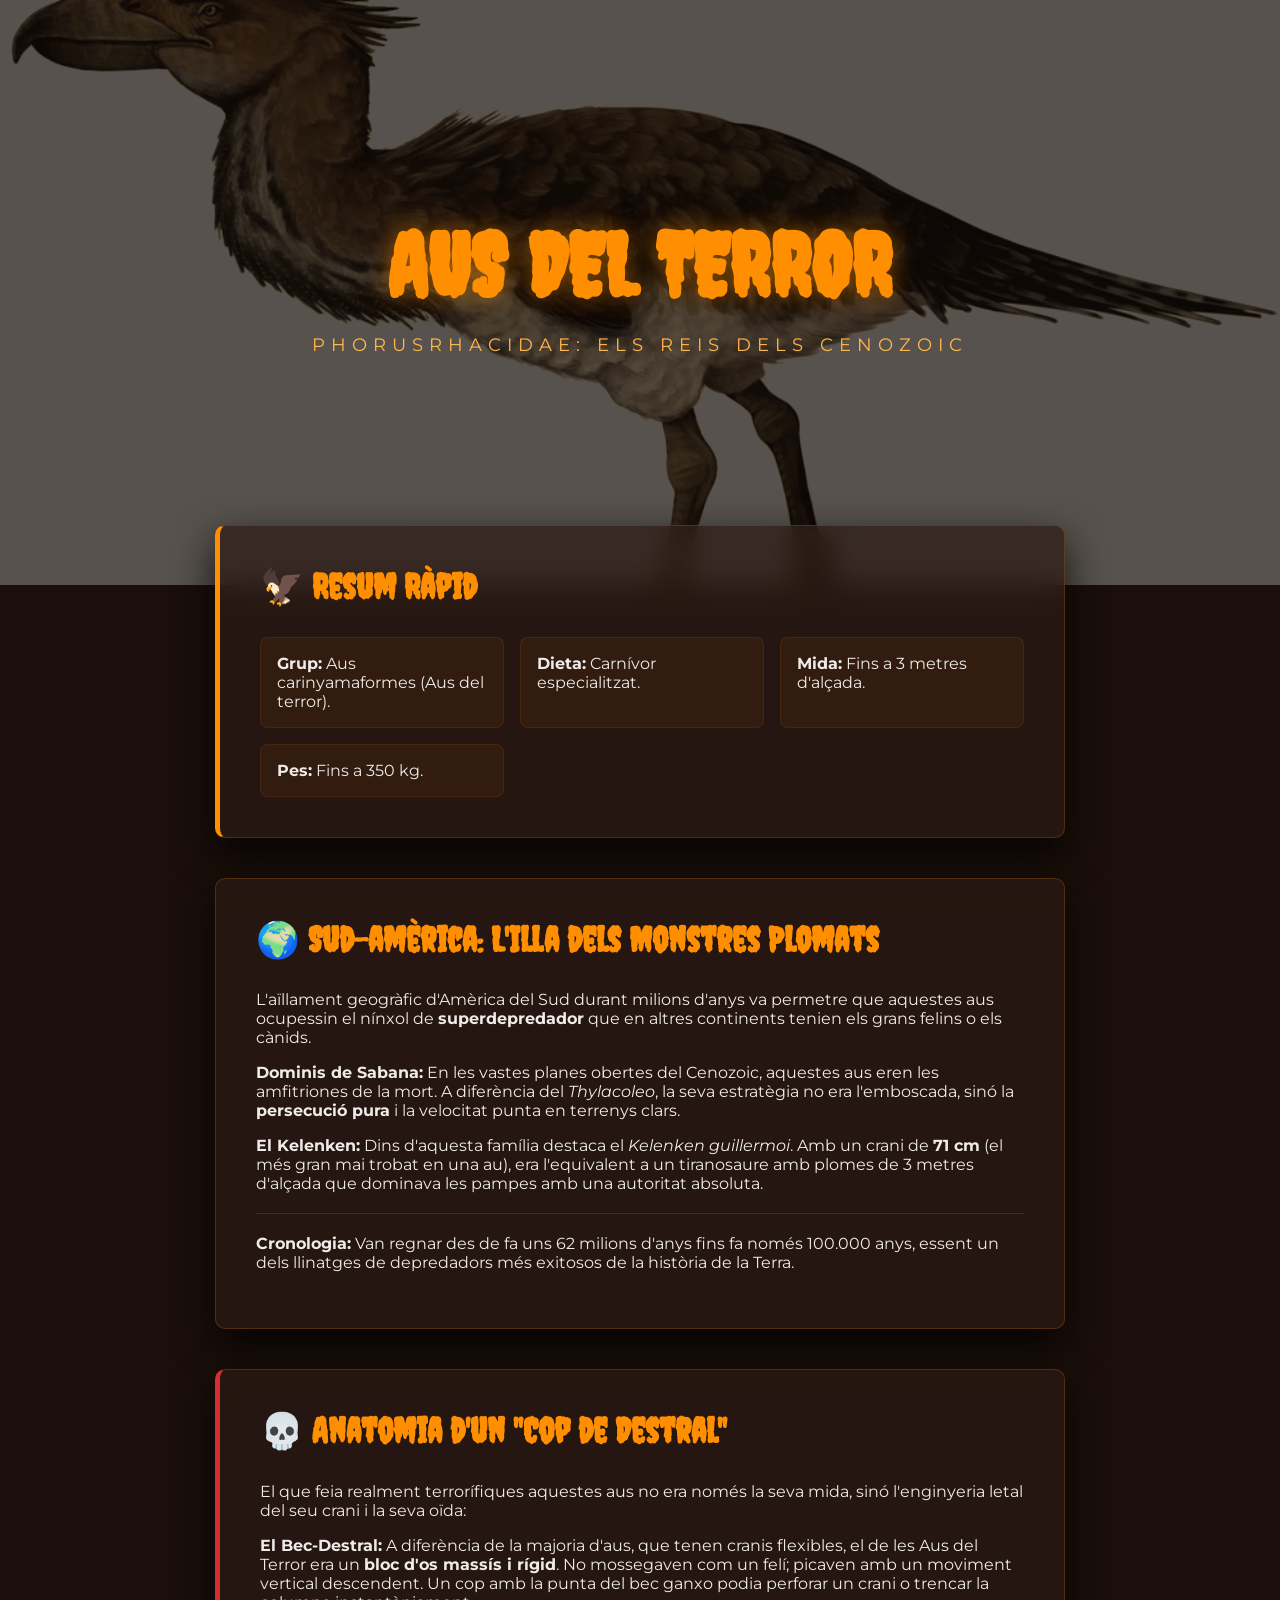
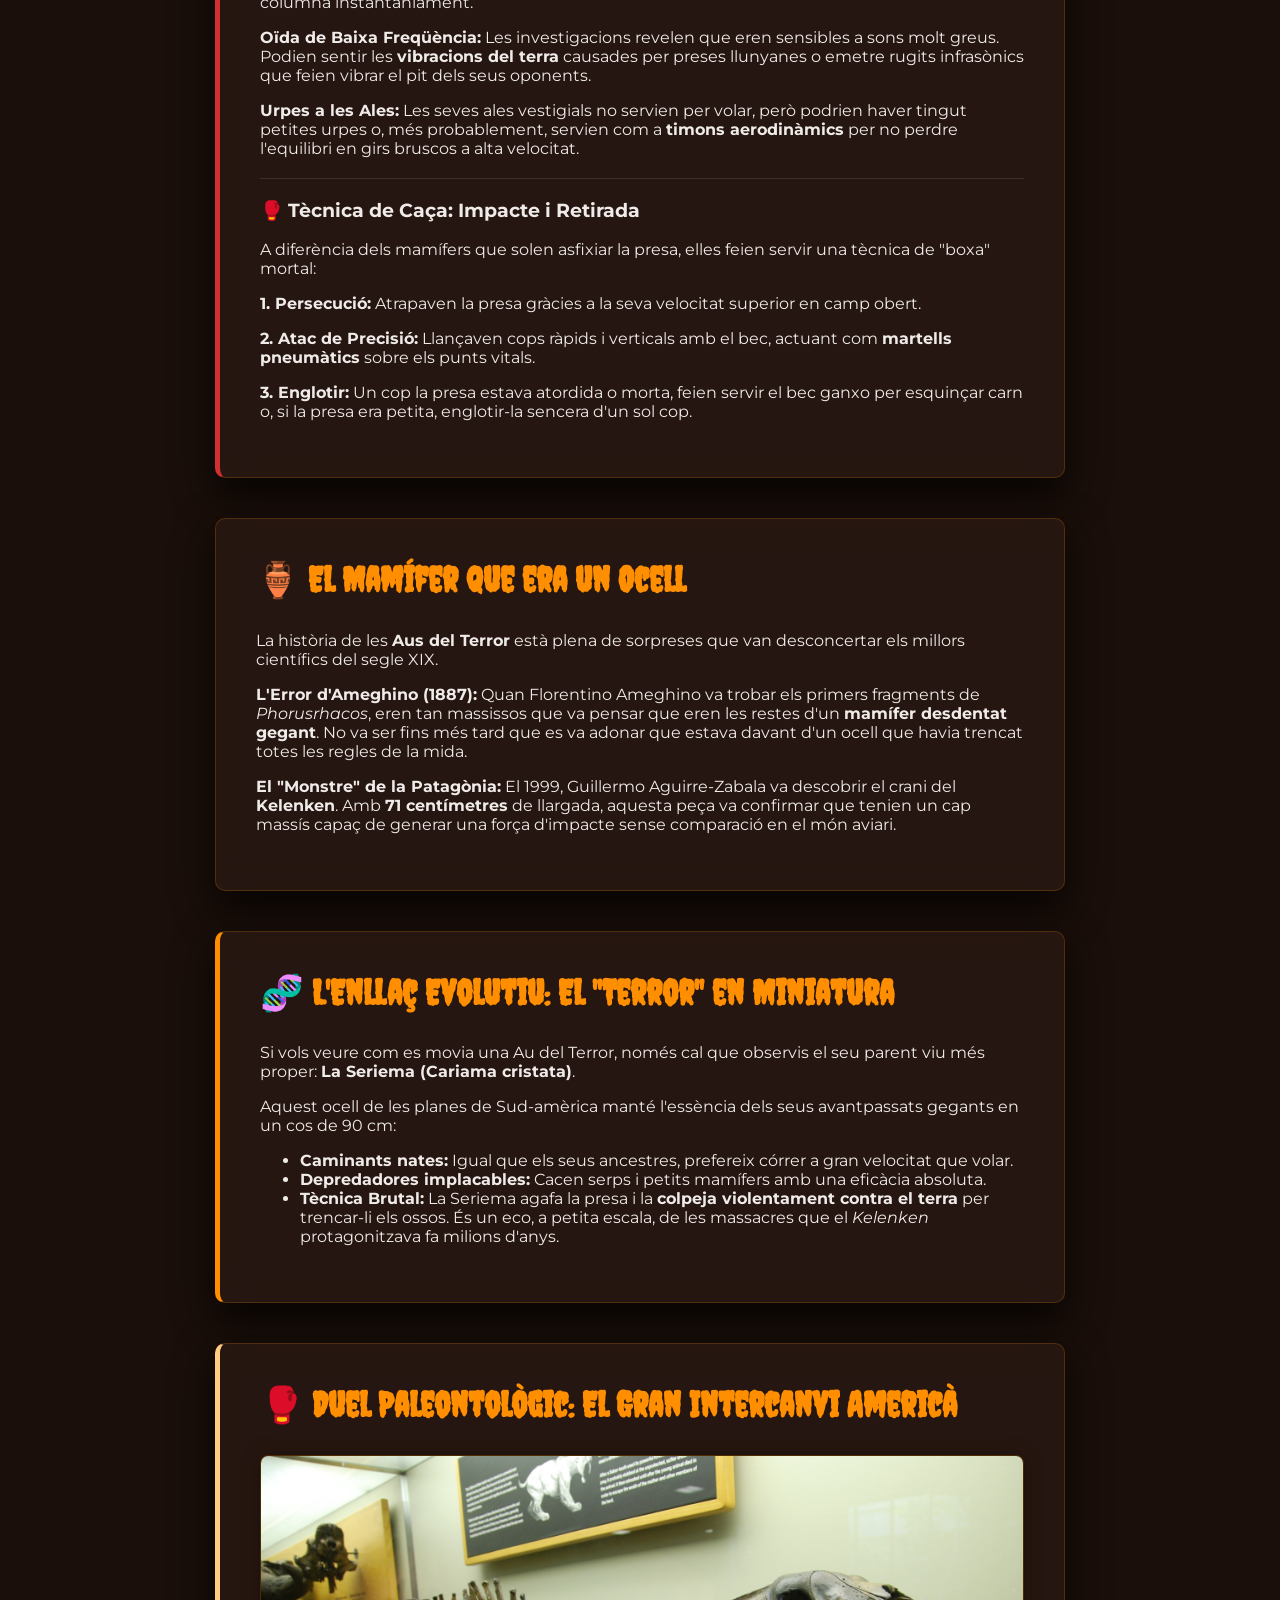
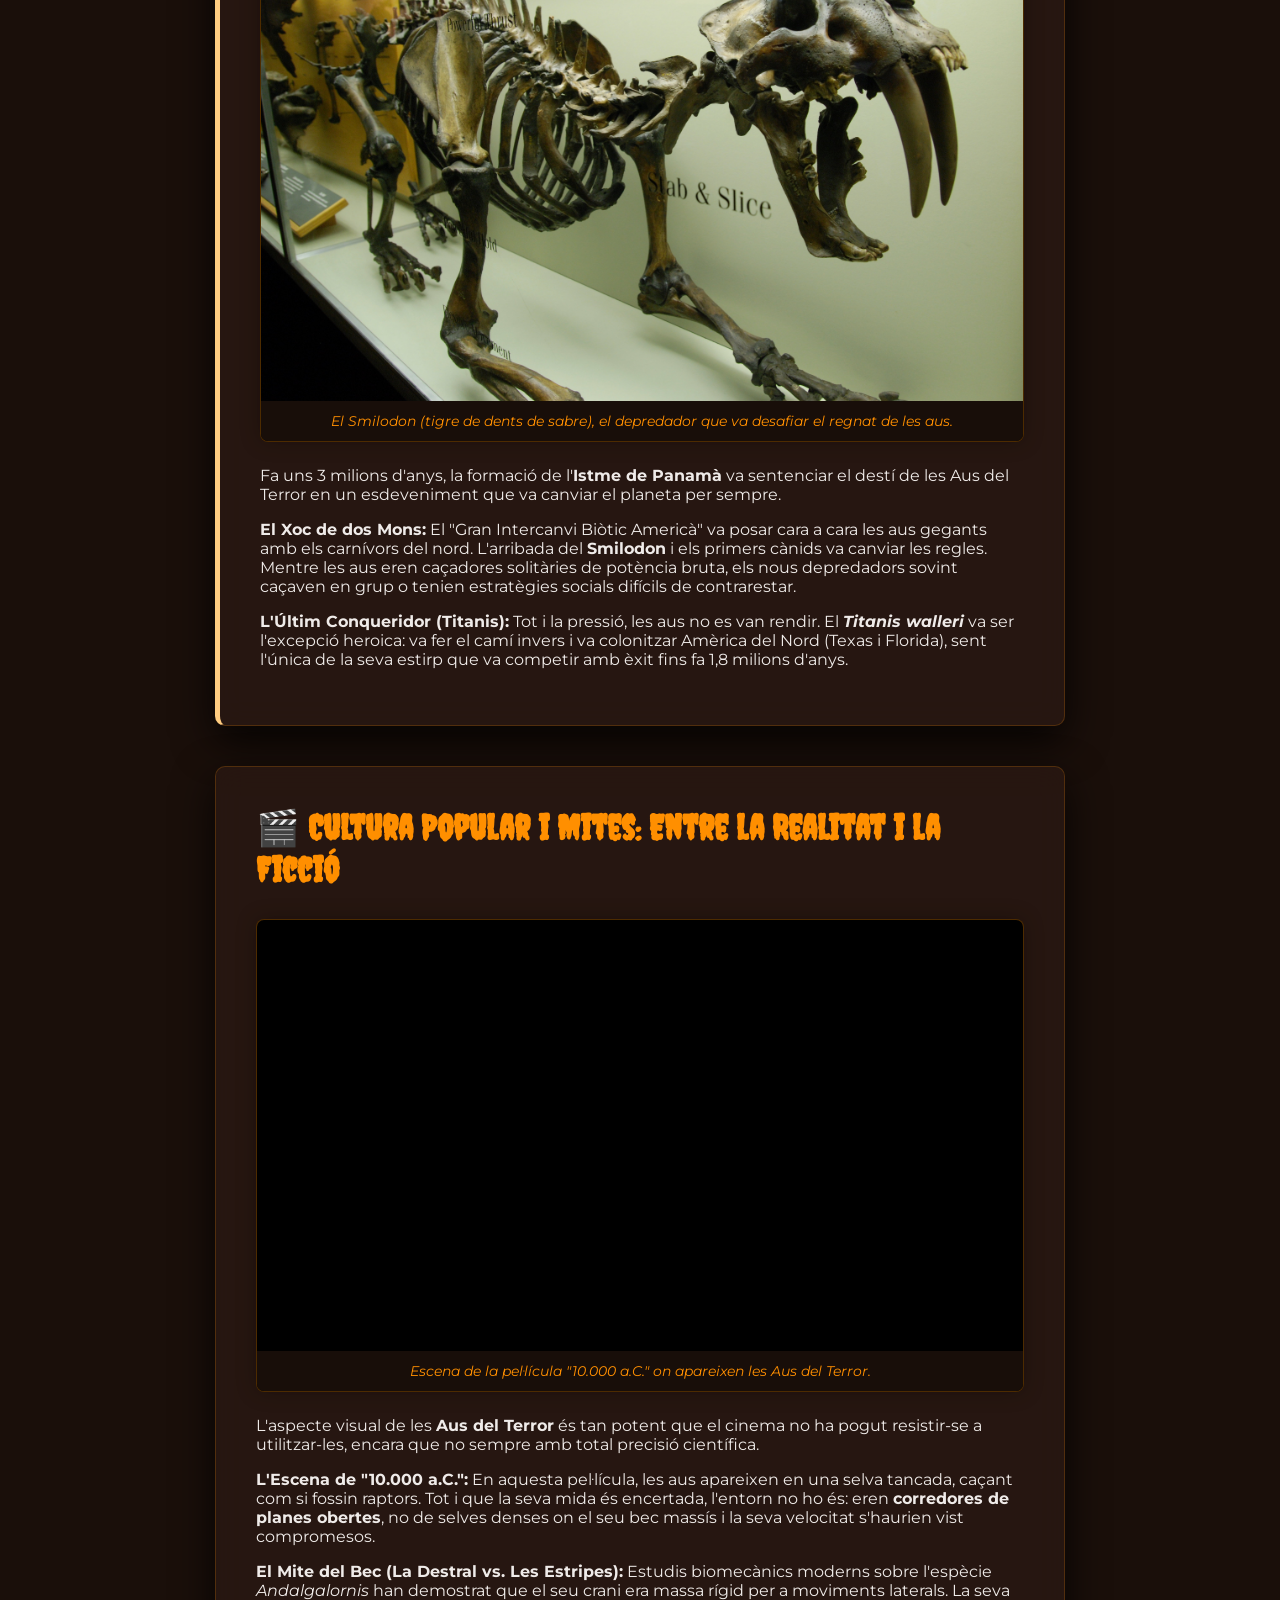
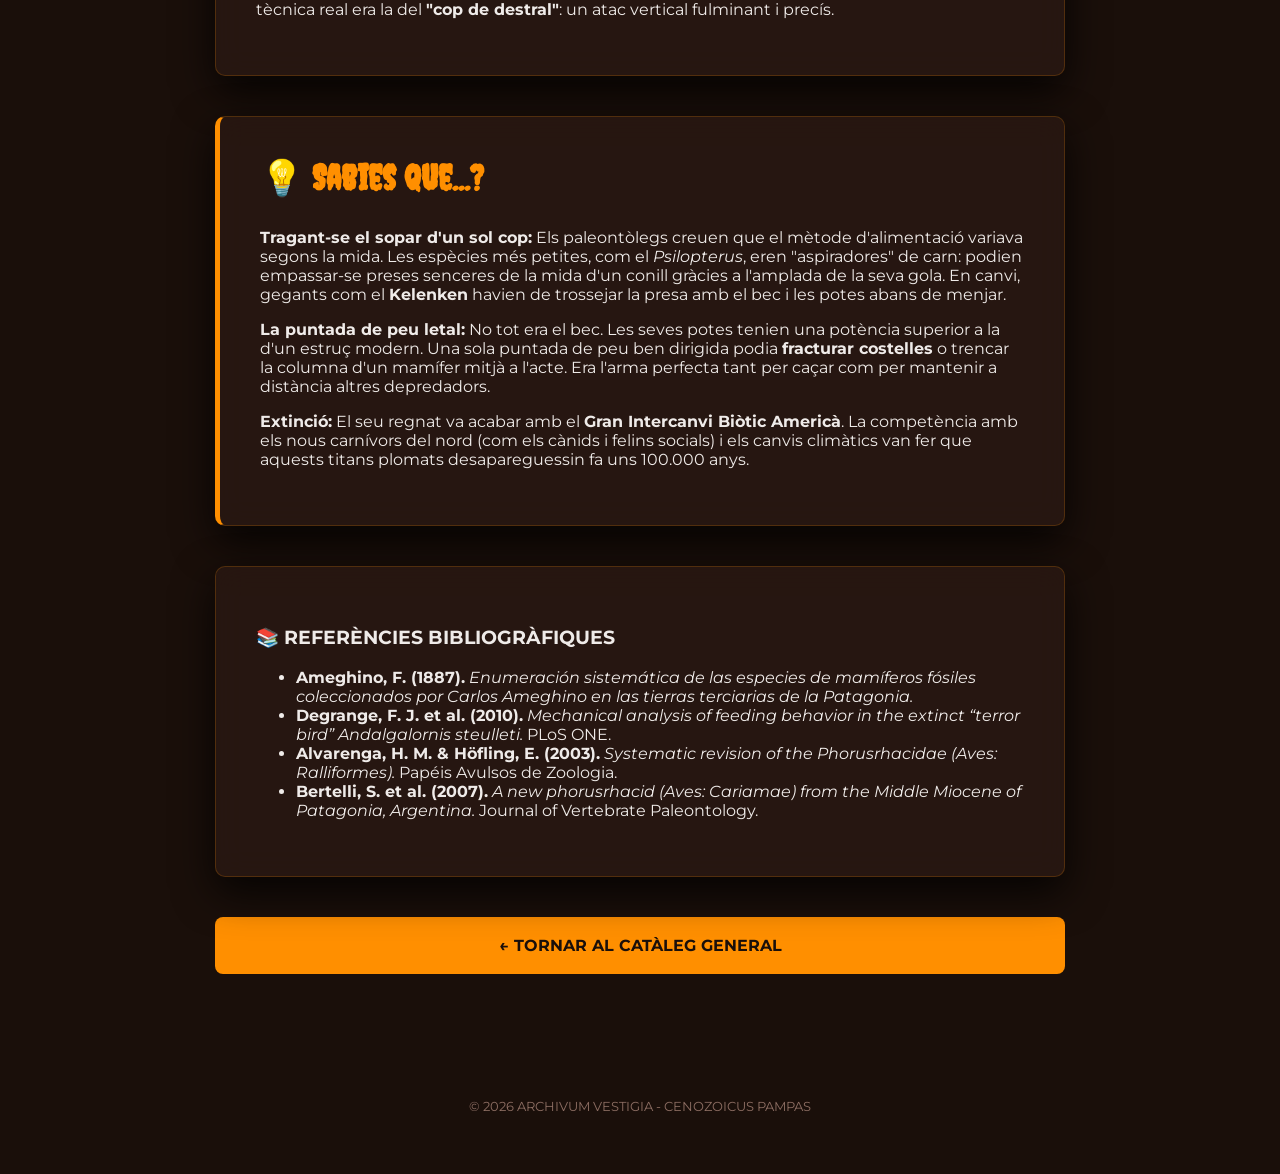
<file: aus-del-terror.html>
<!DOCTYPE html>
<html lang="ca">
<head>
    <meta charset="UTF-8">
    <meta name="viewport" content="width=device-width, initial-scale=1.0">
    <title>Les Aus del Terror: Depredadors Superiors</title>
    <link href="https://fonts.googleapis.com/css2?family=Creepster&family=Montserrat:wght@300;400;700&display=swap" rel="stylesheet">
    <link rel="stylesheet" href="CSS/style-aus-terror.css">
</head>
<body>

    <header class="main-header">
        <div class="header-bg-image">
            <img src="Imagenes/Kelenken_guillermoi_by_Scott_Reid.webp" alt="Pampas Prehistòriques">
        </div>
        <div class="header-overlay">
            <h1>AUS DEL TERROR</h1>
            <p class="subtitle">PHORUSRHACIDAE: ELS REIS DELS CENOZOIC</p>
        </div>
    </header>

    <main class="container">
        
        <section class="formal-card highlight-card">
            <h2><span class="icon">🦅</span> Resum Ràpid</h2>
            <div class="grid-stats">
                <div class="stat-item"><strong>Grup:</strong> Aus carinyamaformes (Aus del terror).</div>
                <div class="stat-item"><strong>Dieta:</strong> Carnívor especialitzat.</div>
                <div class="stat-item"><strong>Mida:</strong> Fins a 3 metres d'alçada.</div>
                <div class="stat-item"><strong>Pes:</strong> Fins a 350 kg.</div>
            </div>
        </section>

       <section class="formal-card">
    <h2><span class="icon">🌍</span> Sud-amèrica: L'Illa dels Monstres Plomats</h2>
    <div class="card-content">
        <p>L'aïllament geogràfic d'Amèrica del Sud durant milions d'anys va permetre que aquestes aus ocupessin el nínxol de <strong>superdepredador</strong> que en altres continents tenien els grans felins o els cànids.</p>
        
        <p><strong>Dominis de Sabana:</strong> En les vastes planes obertes del Cenozoic, aquestes aus eren les amfitriones de la mort. A diferència del <em>Thylacoleo</em>, la seva estratègia no era l'emboscada, sinó la <strong>persecució pura</strong> i la velocitat punta en terrenys clars.</p>

        <p><strong>El Kelenken:</strong> Dins d'aquesta família destaca el <em>Kelenken guillermoi</em>. Amb un crani de <strong>71 cm</strong> (el més gran mai trobat en una au), era l'equivalent a un tiranosaure amb plomes de 3 metres d'alçada que dominava les pampes amb una autoritat absoluta.</p>
        
        <hr style="border: 0; border-top: 1px solid rgba(255,255,255,0.1); margin: 20px 0;">
        
        <p><strong>Cronologia:</strong> Van regnar des de fa uns 62 milions d'anys fins fa només 100.000 anys, essent un dels llinatges de depredadors més exitosos de la història de la Terra.</p>
    </div>
</section>

        <section class="formal-card danger-card">
    <h2><span class="icon">💀</span> Anatomia d'un "Cop de Destral"</h2>
    <div class="card-content">
        <p>El que feia realment terrorífiques aquestes aus no era només la seva mida, sinó l'enginyeria letal del seu crani i la seva oïda:</p>
        
        <p><strong>El Bec-Destral:</strong> A diferència de la majoria d'aus, que tenen cranis flexibles, el de les Aus del Terror era un <strong>bloc d'os massís i rígid</strong>. No mossegaven com un felí; picaven amb un moviment vertical descendent. Un cop amb la punta del bec ganxo podia perforar un crani o trencar la columna instantàniament.</p>

        <p><strong>Oïda de Baixa Freqüència:</strong> Les investigacions revelen que eren sensibles a sons molt greus. Podien sentir les <strong>vibracions del terra</strong> causades per preses llunyanes o emetre rugits infrasònics que feien vibrar el pit dels seus oponents.</p>

        <p><strong>Urpes a les Ales:</strong> Les seves ales vestigials no servien per volar, però podrien haver tingut petites urpes o, més probablement, servien com a <strong>timons aerodinàmics</strong> per no perdre l'equilibri en girs bruscos a alta velocitat.</p>

        <hr style="border: 0; border-top: 1px solid rgba(255,255,255,0.1); margin: 20px 0;">

        <h3>🥊 Tècnica de Caça: Impacte i Retirada</h3>
        <p>A diferència dels mamífers que solen asfixiar la presa, elles feien servir una tècnica de "boxa" mortal:</p>
        
        <p><strong>1. Persecució:</strong> Atrapaven la presa gràcies a la seva velocitat superior en camp obert.</p>
        <p><strong>2. Atac de Precisió:</strong> Llançaven cops ràpids i verticals amb el bec, actuant com <strong>martells pneumàtics</strong> sobre els punts vitals.</p>
        <p><strong>3. Englotir:</strong> Un cop la presa estava atordida o morta, feien servir el bec ganxo per esquinçar carn o, si la presa era petita, englotir-la sencera d'un sol cop.</p>
    </div>
</section>

<section class="formal-card">
    <h2><span class="icon">🏺</span> El Mamífer que era un Ocell</h2>
    <div class="card-content">
        <p>La història de les <strong>Aus del Terror</strong> està plena de sorpreses que van desconcertar els millors científics del segle XIX.</p>
        
        <p><strong>L'Error d'Ameghino (1887):</strong> Quan Florentino Ameghino va trobar els primers fragments de <em>Phorusrhacos</em>, eren tan massissos que va pensar que eren les restes d'un <strong>mamífer desdentat gegant</strong>. No va ser fins més tard que es va adonar que estava davant d'un ocell que havia trencat totes les regles de la mida.</p>

        <p><strong>El "Monstre" de la Patagònia:</strong> El 1999, Guillermo Aguirre-Zabala va descobrir el crani del <strong>Kelenken</strong>. Amb <strong>71 centímetres</strong> de llargada, aquesta peça va confirmar que tenien un cap massís capaç de generar una força d'impacte sense comparació en el món aviari.</p>
    </div>
</section>

<section class="formal-card highlight-card">
    <h2><span class="icon">🧬</span> L'Enllaç Evolutiu: El "Terror" en Miniatura</h2>
    <div class="card-content">
        <p>Si vols veure com es movia una Au del Terror, només cal que observis el seu parent viu més proper: <strong>La Seriema (Cariama cristata)</strong>.</p>
        
        <p>Aquest ocell de les planes de Sud-amèrica manté l'essència dels seus avantpassats gegants en un cos de 90 cm:</p>
        
        <ul>
            <li><strong>Caminants nates:</strong> Igual que els seus ancestres, prefereix córrer a gran velocitat que volar.</li>
            <li><strong>Depredadores implacables:</strong> Cacen serps i petits mamífers amb una eficàcia absoluta.</li>
            <li><strong>Tècnica Brutal:</strong> La Seriema agafa la presa i la <strong>colpeja violentament contra el terra</strong> per trencar-li els ossos. És un eco, a petita escala, de les massacres que el <em>Kelenken</em> protagonitzava fa milions d'anys.</li>
        </ul>
    </div>
</section>

        <section class="formal-card alert-card">
    <h2><span class="icon">🥊</span> Duel Paleontològic: El Gran Intercanvi Americà</h2>
    <div class="media-container">
        <img src="Imagenes/Smilodon_californicus_-_Slice_and_stab.jpg" alt="Smilodon" class="media-img">
        <p class="caption">El Smilodon (tigre de dents de sabre), el depredador que va desafiar el regnat de les aus.</p>
    </div>
    <div class="card-content">
        <p>Fa uns 3 milions d'anys, la formació de l'<strong>Istme de Panamà</strong> va sentenciar el destí de les Aus del Terror en un esdeveniment que va canviar el planeta per sempre.</p>
        
        <p><strong>El Xoc de dos Mons:</strong> El "Gran Intercanvi Biòtic Americà" va posar cara a cara les aus gegants amb els carnívors del nord. L'arribada del <strong>Smilodon</strong> i els primers cànids va canviar les regles. Mentre les aus eren caçadores solitàries de potència bruta, els nous depredadors sovint caçaven en grup o tenien estratègies socials difícils de contrarestar.</p>

        <p><strong>L'Últim Conqueridor (Titanis):</strong> Tot i la pressió, les aus no es van rendir. El <strong><em>Titanis walleri</em></strong> va ser l'excepció heroica: va fer el camí invers i va colonitzar Amèrica del Nord (Texas i Florida), sent l'única de la seva estirp que va competir amb èxit fins fa 1,8 milions d'anys.</p>
    </div>
</section>

     <section class="formal-card movie-card">
    <h2><span class="icon">🎬</span> Cultura Popular i Mites: Entre la Realitat i la Ficció</h2>
    <div class="media-container">
        <div class="video-wrapper">
            <iframe 
                width="100%" 
                height="315" 
                src="https://www.youtube.com/embed/k3yUlJtCkJg" 
                title="Terror Bird Attack - 10,000 BC"
                frameborder="0" 
                allow="accelerometer; autoplay; clipboard-write; encrypted-media; gyroscope; picture-in-picture; web-share" 
                allowfullscreen>
            </iframe>
        </div>
        <p class="caption">Escena de la pel·lícula "10.000 a.C." on apareixen les Aus del Terror.</p>
    </div>
    <div class="card-content">
        <p>L'aspecte visual de les <strong>Aus del Terror</strong> és tan potent que el cinema no ha pogut resistir-se a utilitzar-les, encara que no sempre amb total precisió científica.</p>
        
        <p><strong>L'Escena de "10.000 a.C.":</strong> En aquesta pel·lícula, les aus apareixen en una selva tancada, caçant com si fossin raptors. Tot i que la seva mida és encertada, l'entorn no ho és: eren <strong>corredores de planes obertes</strong>, no de selves denses on el seu bec massís i la seva velocitat s'haurien vist compromesos.</p>

        <p><strong>El Mite del Bec (La Destral vs. Les Estripes):</strong> Estudis biomecànics moderns sobre l'espècie <em>Andalgalornis</em> han demostrat que el seu crani era massa rígid per a moviments laterals. La seva tècnica real era la del <strong>"cop de destral"</strong>: un atac vertical fulminant i precís.</p>
    </div>
</section>

        <section class="formal-card highlight-card">
    <h2><span class="icon">💡</span> Sabies que...?</h2>
    <div class="card-content">
        <p><strong>Tragant-se el sopar d'un sol cop:</strong> Els paleontòlegs creuen que el mètode d'alimentació variava segons la mida. Les espècies més petites, com el <em>Psilopterus</em>, eren "aspiradores" de carn: podien empassar-se preses senceres de la mida d'un conill gràcies a l'amplada de la seva gola. En canvi, gegants com el <strong>Kelenken</strong> havien de trossejar la presa amb el bec i les potes abans de menjar.</p>
        
        <p><strong>La puntada de peu letal:</strong> No tot era el bec. Les seves potes tenien una potència superior a la d'un estruç modern. Una sola puntada de peu ben dirigida podia <strong>fracturar costelles</strong> o trencar la columna d'un mamífer mitjà a l'acte. Era l'arma perfecta tant per caçar com per mantenir a distància altres depredadors.</p>

        <p><strong>Extinció:</strong> El seu regnat va acabar amb el <strong>Gran Intercanvi Biòtic Americà</strong>. La competència amb els nous carnívors del nord (com els cànids i felins socials) i els canvis climàtics van fer que aquests titans plomats desapareguessin fa uns 100.000 anys.</p>
    </div>
</section>

<section class="info-box formal-card bibliography-section">
    <h3 class="creepster-title">📚 REFERÈNCIES BIBLIOGRÀFIQUES</h3>
    <ul class="biblio-list">
        <li><strong>Ameghino, F. (1887).</strong> <em>Enumeración sistemática de las especies de mamíferos fósiles coleccionados por Carlos Ameghino en las tierras terciarias de la Patagonia.</em></li>
        <li><strong>Degrange, F. J. et al. (2010).</strong> <em>Mechanical analysis of feeding behavior in the extinct “terror bird” Andalgalornis steulleti.</em> PLoS ONE.</li>
        <li><strong>Alvarenga, H. M. & Höfling, E. (2003).</strong> <em>Systematic revision of the Phorusrhacidae (Aves: Ralliformes).</em> Papéis Avulsos de Zoologia.</li>
        <li><strong>Bertelli, S. et al. (2007).</strong> <em>A new phorusrhacid (Aves: Cariamae) from the Middle Miocene of Patagonia, Argentina.</em> Journal of Vertebrate Paleontology.</li>
    </ul>
</section>

        <a href="index.html" class="back-btn">← TORNAR AL CATÀLEG GENERAL</a>

    </main>

    <footer class="main-footer">
        <p>&copy; 2026 ARCHIVUM VESTIGIA - CENOZOICUS PAMPAS</p>
    </footer>

</body>
</html>
</file>
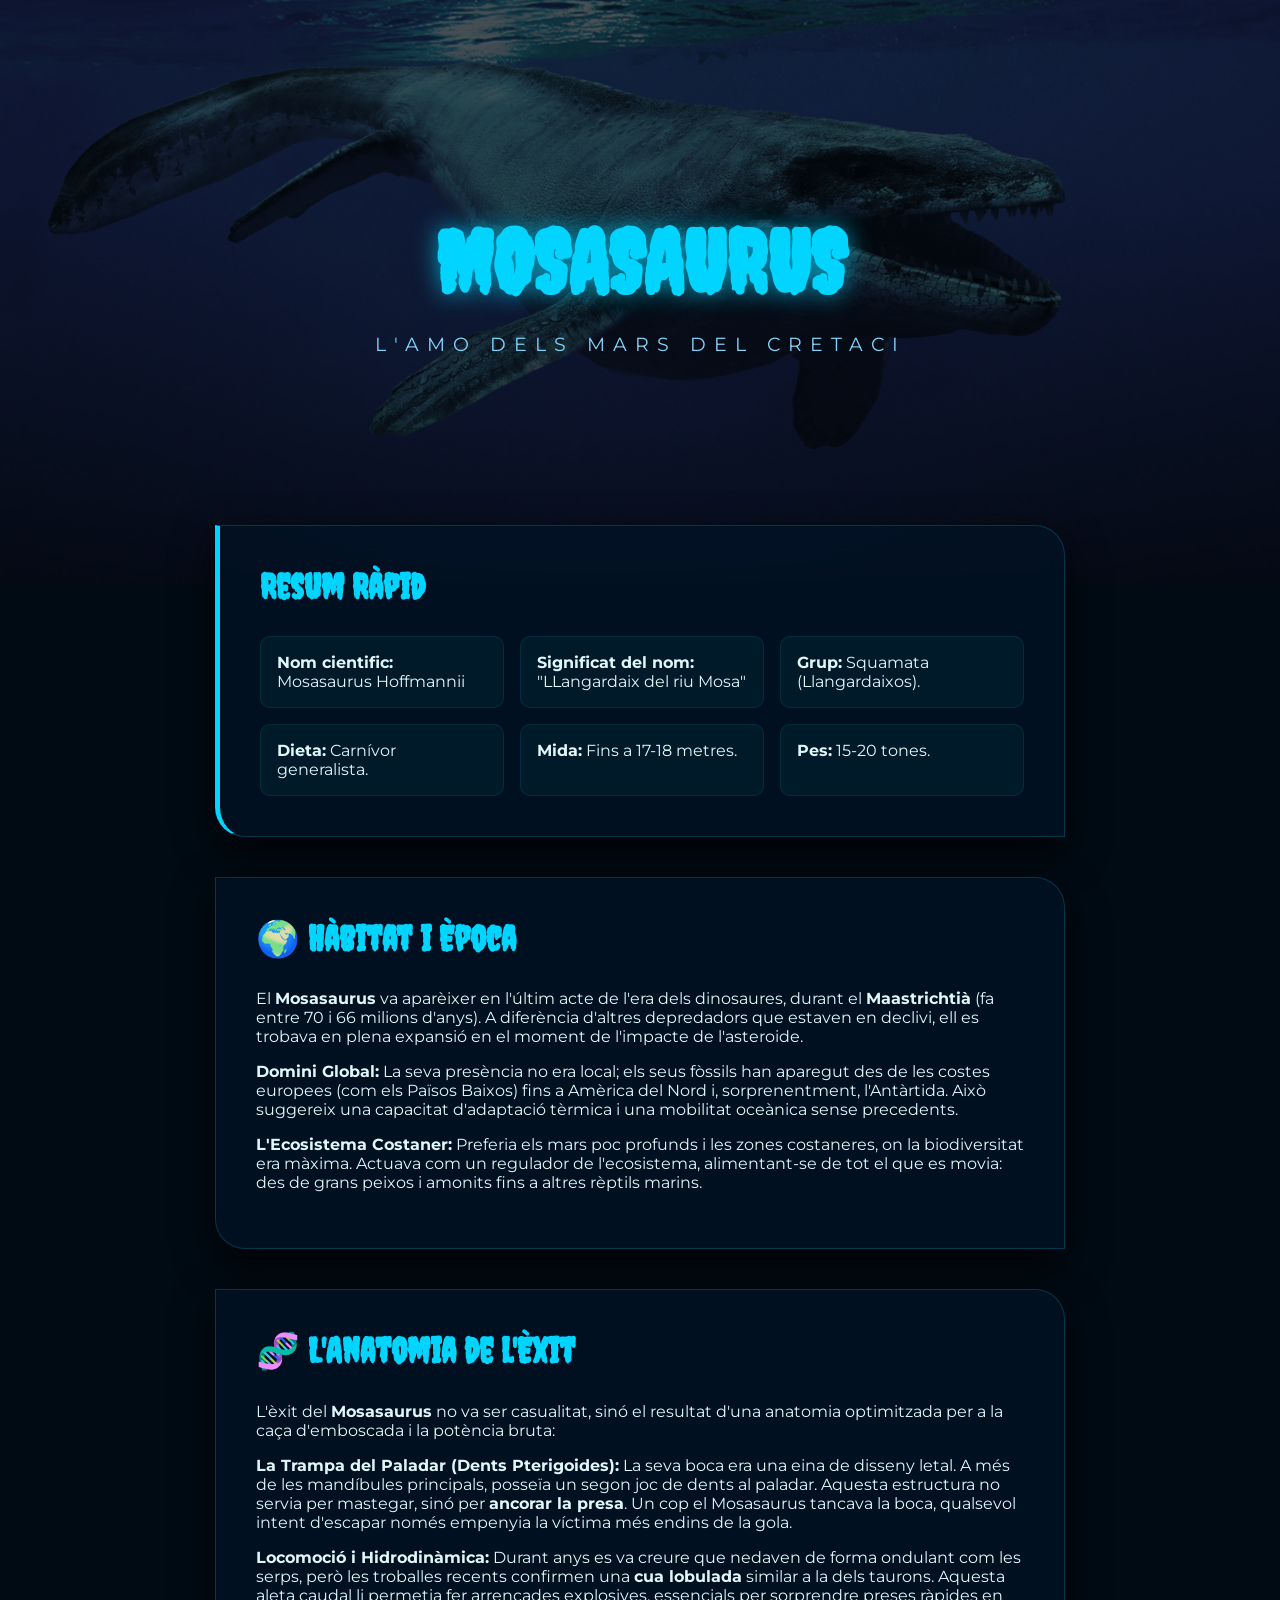
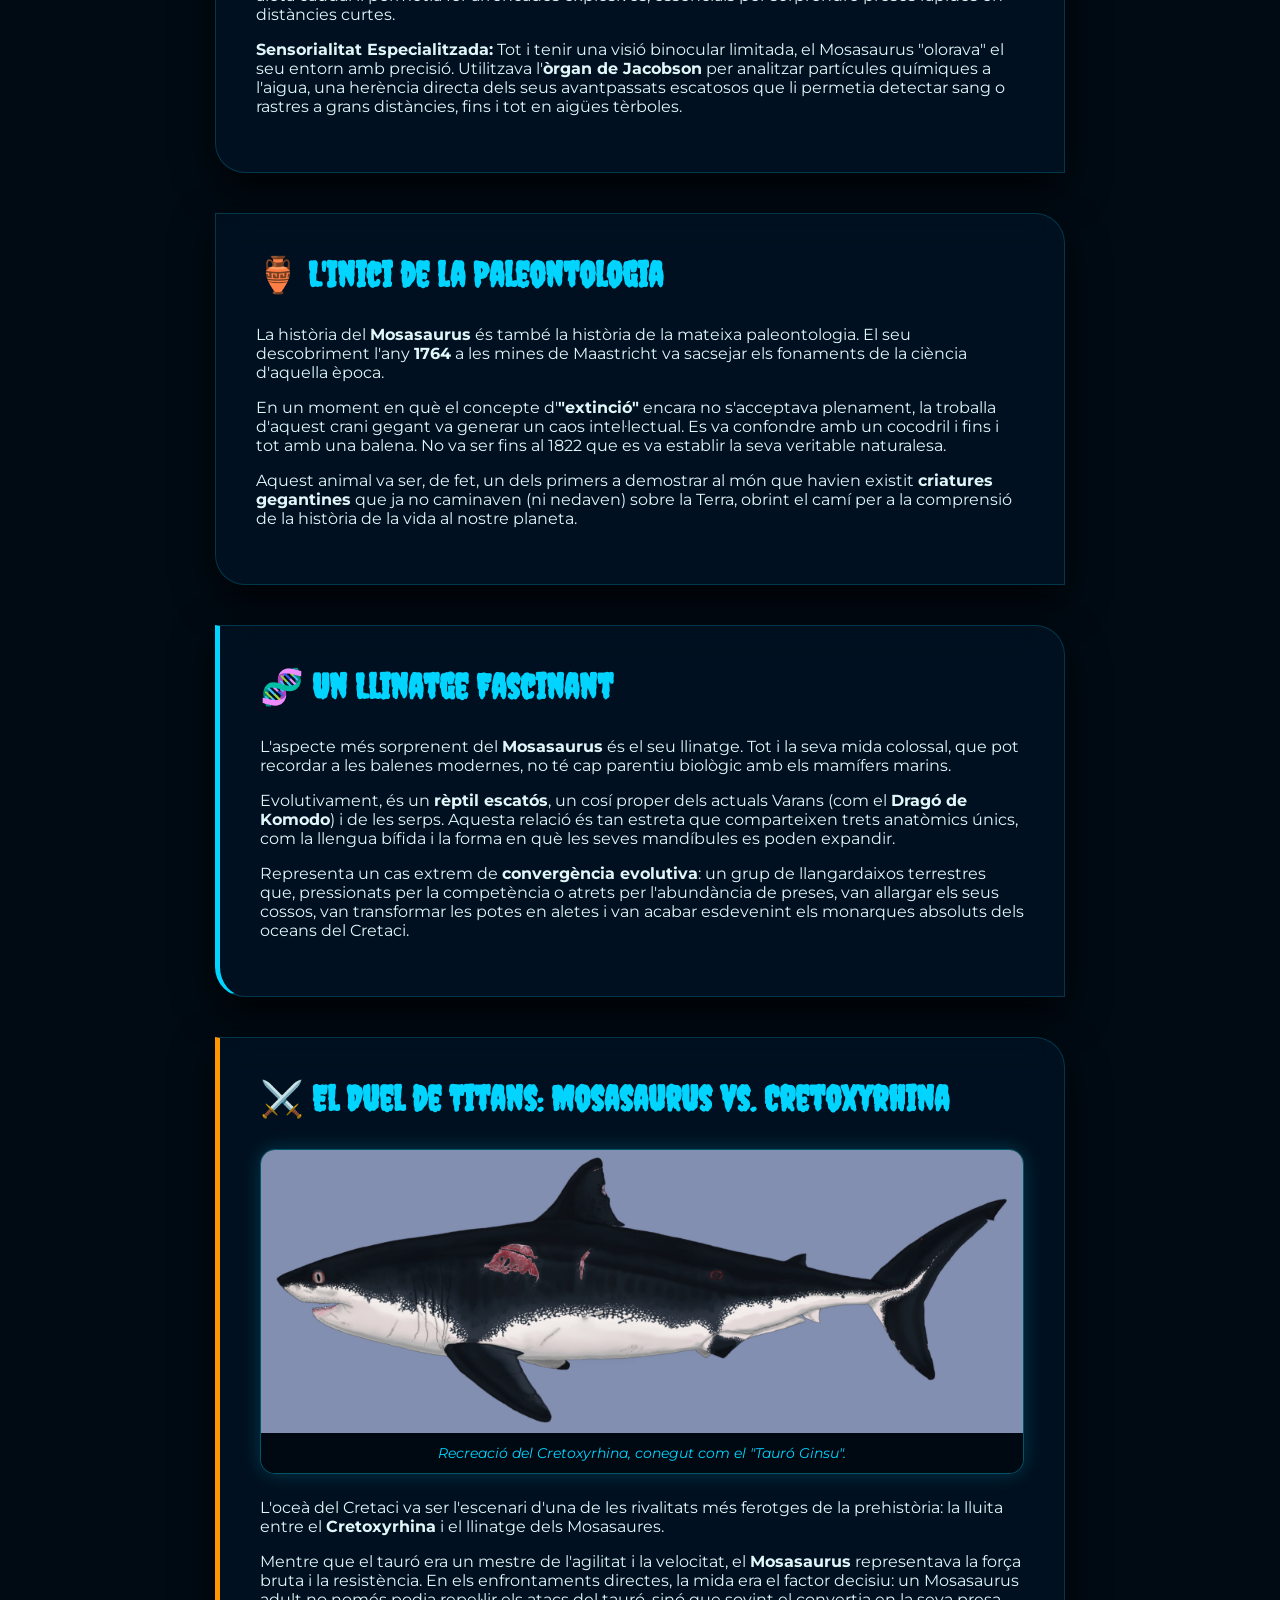
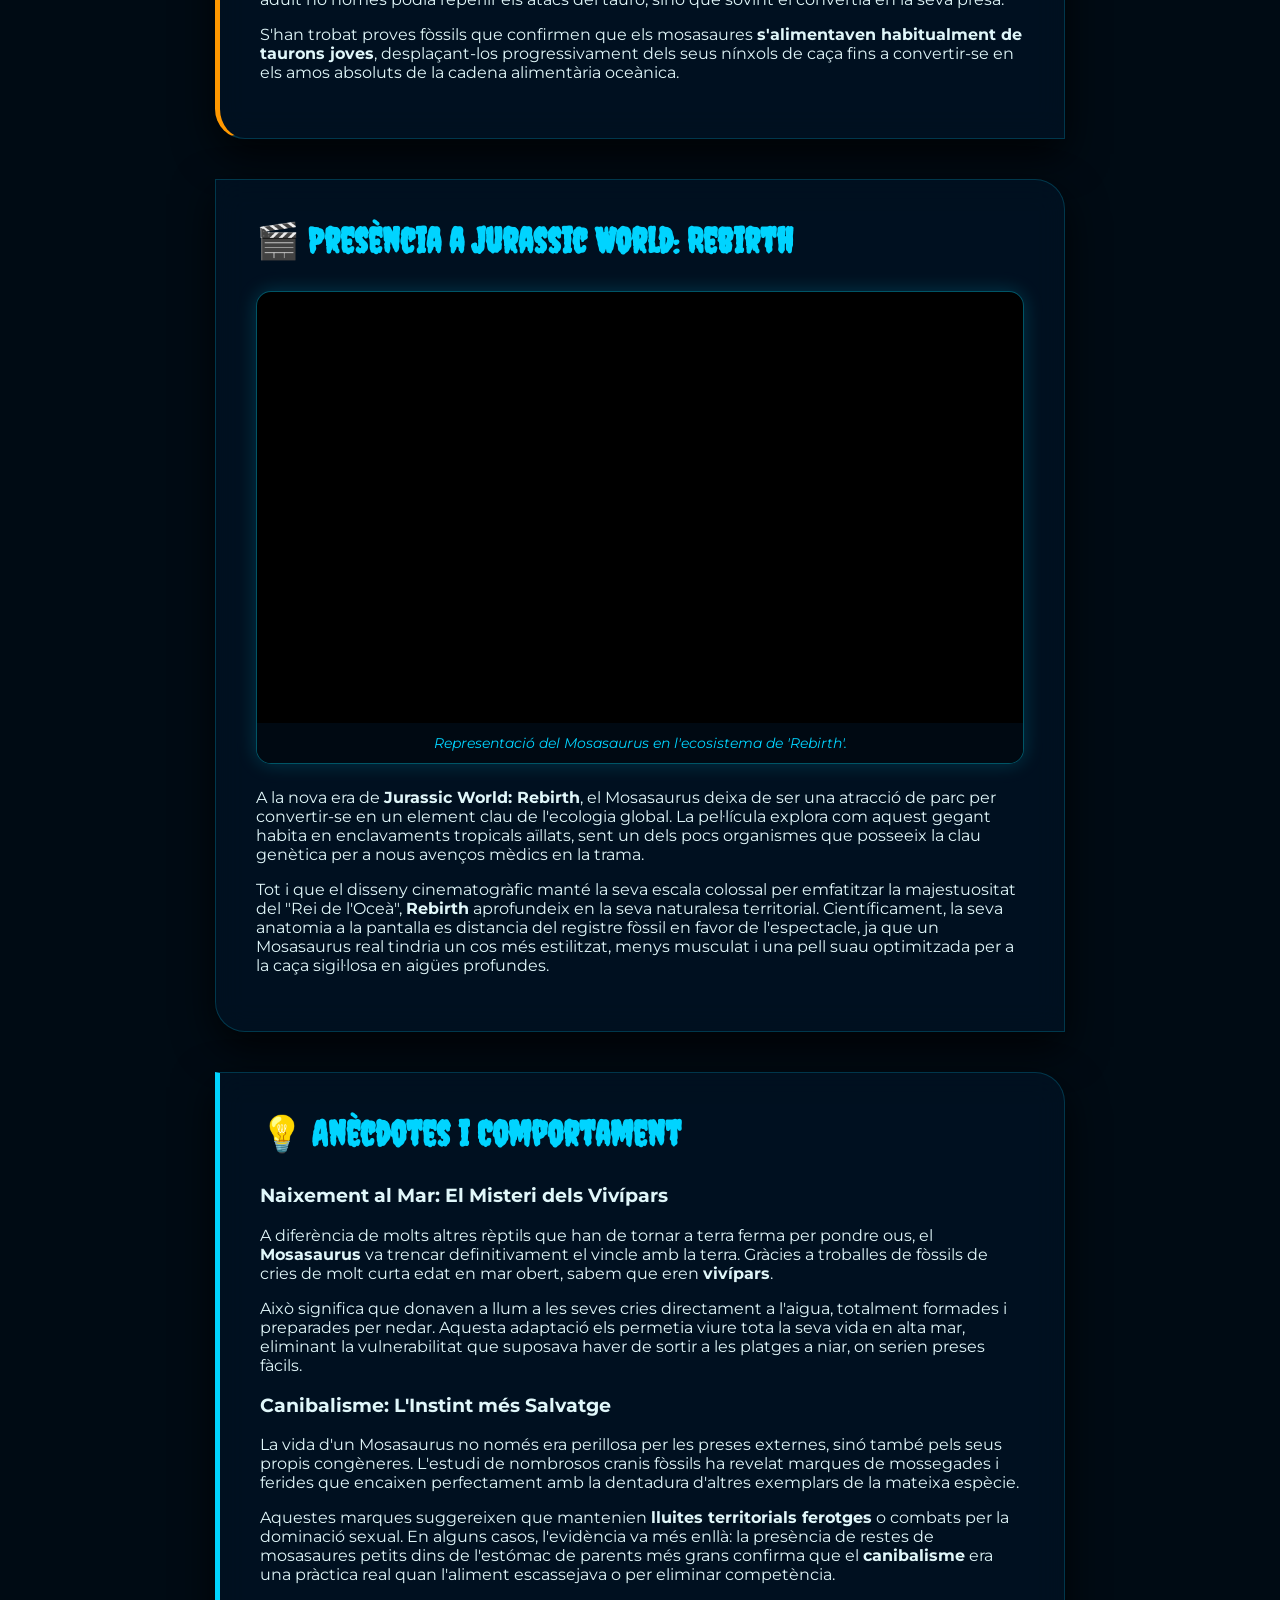
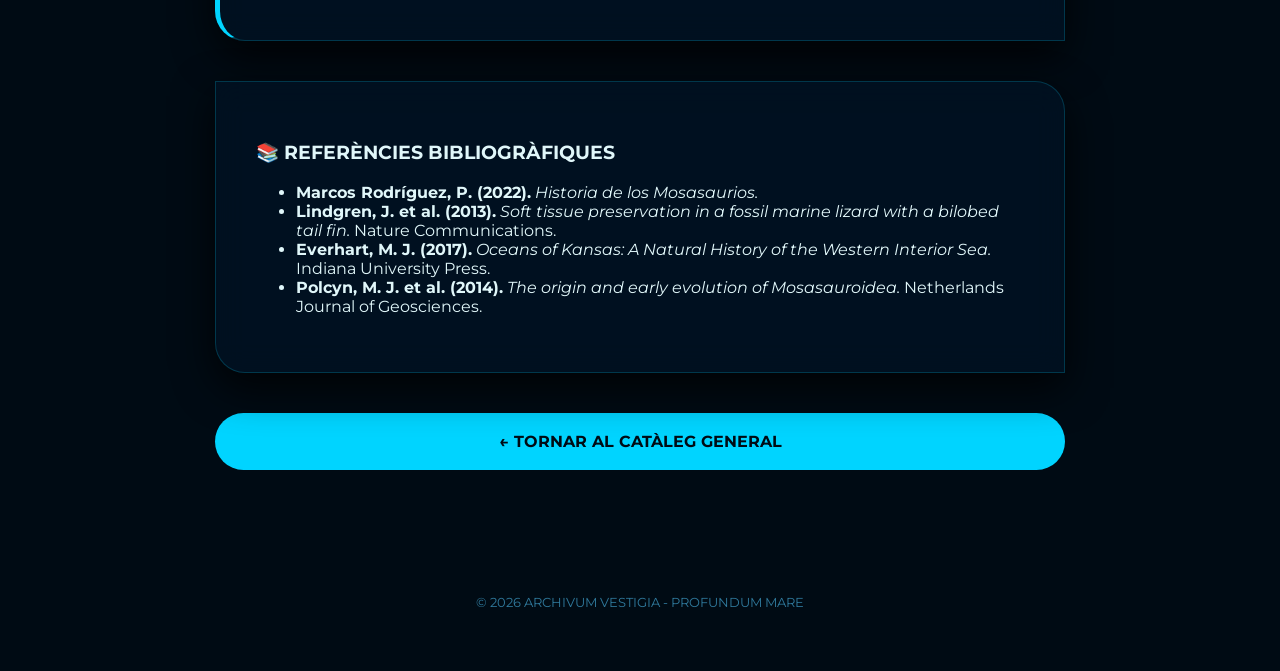
<file: mosasaurus.html>
<!DOCTYPE html>
<html lang="ca">
<head>
    <meta charset="UTF-8">
    <meta name="viewport" content="width=device-width, initial-scale=1.0">
    <title>Mosasaurus: El Terror de l'Abisme</title>
    <link href="https://fonts.googleapis.com/css2?family=Creepster&family=Montserrat:wght@300;400;700&display=swap" rel="stylesheet">
    <link rel="stylesheet" href="CSS/mosasaurus_style.css">
</head>
<body>

    <header class="main-header">
        <div class="header-bg-image">
            <img src="Imagenes/mosasaurus3 (1).jpg" alt="Mosasaurus Deep Ocean">
        </div>
        <div class="header-overlay">
            <h1>MOSASAURUS</h1>
            <p class="subtitle">L'AMO DELS MARS DEL CRETACI</p>
        </div>
    </header>

    <main class="container">
        
        <section class="formal-card highlight-card">
            <h2><span class="icon"></span> Resum Ràpid</h2>
            <div class="grid-stats">
                <div class="stat-item"> <strong>Nom cientific:</strong> Mosasaurus Hoffmannii</div>
                <div class="stat-item"> <strong>Significat del nom:</strong> "LLangardaix del riu Mosa"</div>
                <div class="stat-item"><strong>Grup:</strong> Squamata (Llangardaixos).</div>
                <div class="stat-item"><strong>Dieta:</strong> Carnívor generalista.</div>
                <div class="stat-item"><strong>Mida:</strong> Fins a 17-18 metres.</div>
                <div class="stat-item"><strong>Pes:</strong> 15-20 tones.</div>
            </div>
        </section>

       <section class="formal-card">
    <h2><span class="icon">🌍</span> Hàbitat i Època</h2>
    <div class="card-content">
        <p>El <strong>Mosasaurus</strong> va aparèixer en l'últim acte de l'era dels dinosaures, durant el <strong>Maastrichtià</strong> (fa entre 70 i 66 milions d'anys). A diferència d'altres depredadors que estaven en declivi, ell es trobava en plena expansió en el moment de l'impacte de l'asteroide.</p>
        
        <p><strong>Domini Global:</strong> La seva presència no era local; els seus fòssils han aparegut des de les costes europees (com els Països Baixos) fins a Amèrica del Nord i, sorprenentment, l'Antàrtida. Això suggereix una capacitat d'adaptació tèrmica i una mobilitat oceànica sense precedents.</p>
        
        <p><strong>L'Ecosistema Costaner:</strong> Preferia els mars poc profunds i les zones costaneres, on la biodiversitat era màxima. Actuava com un regulador de l'ecosistema, alimentant-se de tot el que es movia: des de grans peixos i amonits fins a altres rèptils marins.</p>
    </div>
</section>

        <section class="formal-card danger-card">
    <h2><span class="icon">🧬</span> L'Anatomia de l'Èxit</h2>
    <div class="card-content">
        <p>L'èxit del <strong>Mosasaurus</strong> no va ser casualitat, sinó el resultat d'una anatomia optimitzada per a la caça d'emboscada i la potència bruta:</p>
        
        <p><strong>La Trampa del Paladar (Dents Pterigoides):</strong> La seva boca era una eina de disseny letal. A més de les mandíbules principals, posseïa un segon joc de dents al paladar. Aquesta estructura no servia per mastegar, sinó per <strong>ancorar la presa</strong>. Un cop el Mosasaurus tancava la boca, qualsevol intent d'escapar només empenyia la víctima més endins de la gola.</p>

        <p><strong>Locomoció i Hidrodinàmica:</strong> Durant anys es va creure que nedaven de forma ondulant com les serps, però les troballes recents confirmen una <strong>cua lobulada</strong> similar a la dels taurons. Aquesta aleta caudal li permetia fer arrencades explosives, essencials per sorprendre preses ràpides en distàncies curtes.</p>

        <p><strong>Sensorialitat Especialitzada:</strong> Tot i tenir una visió binocular limitada, el Mosasaurus "olorava" el seu entorn amb precisió. Utilitzava l'<strong>òrgan de Jacobson</strong> per analitzar partícules químiques a l'aigua, una herència directa dels seus avantpassats escatosos que li permetia detectar sang o rastres a grans distàncies, fins i tot en aigües tèrboles.</p>
    </div>
</section>

        <section class="formal-card">
    <h2><span class="icon">🏺</span> L'Inici de la Paleontologia</h2>
    <div class="card-content">
        <p>La història del <strong>Mosasaurus</strong> és també la història de la mateixa paleontologia. El seu descobriment l'any <strong>1764</strong> a les mines de Maastricht va sacsejar els fonaments de la ciència d'aquella època.</p>
        
        <p>En un moment en què el concepte d'<strong>"extinció"</strong> encara no s'acceptava plenament, la troballa d'aquest crani gegant va generar un caos intel·lectual. Es va confondre amb un cocodril i fins i tot amb una balena. No va ser fins al 1822 que es va establir la seva veritable naturalesa.</p>

        <p>Aquest animal va ser, de fet, un dels primers a demostrar al món que havien existit <strong>criatures gegantines</strong> que ja no caminaven (ni nedaven) sobre la Terra, obrint el camí per a la comprensió de la història de la vida al nostre planeta.</p>
    </div>
</section>

       <section class="formal-card highlight-card">
    <h2><span class="icon">🧬</span> Un Llinatge Fascinant</h2>
    <div class="card-content">
        <p>L'aspecte més sorprenent del <strong>Mosasaurus</strong> és el seu llinatge. Tot i la seva mida colossal, que pot recordar a les balenes modernes, no té cap parentiu biològic amb els mamífers marins.</p>
        
        <p>Evolutivament, és un <strong>rèptil escatós</strong>, un cosí proper dels actuals Varans (com el <strong>Dragó de Komodo</strong>) i de les serps. Aquesta relació és tan estreta que comparteixen trets anatòmics únics, com la llengua bífida i la forma en què les seves mandíbules es poden expandir.</p>

        <p>Representa un cas extrem de <strong>convergència evolutiva</strong>: un grup de llangardaixos terrestres que, pressionats per la competència o atrets per l'abundància de preses, van allargar els seus cossos, van transformar les potes en aletes i van acabar esdevenint els monarques absoluts dels oceans del Cretaci.</p>
    </div>
</section>

        <section class="formal-card alert-card">
    <h2><span class="icon">⚔️</span> El Duel de Titans: Mosasaurus vs. Cretoxyrhina</h2>
    <div class="media-container">
        <img src="Imagenes/Cretoxyrhina_Ginsu_Shark.jpg" alt="Cretoxyrhina Shark" class="media-img">
        <p class="caption">Recreació del Cretoxyrhina, conegut com el "Tauró Ginsu".</p>
    </div>
    <div class="card-content">
        <p>L'oceà del Cretaci va ser l'escenari d'una de les rivalitats més ferotges de la prehistòria: la lluita entre el <strong>Cretoxyrhina</strong> i el llinatge dels Mosasaures.</p>
        
        <p>Mentre que el tauró era un mestre de l'agilitat i la velocitat, el <strong>Mosasaurus</strong> representava la força bruta i la resistència. En els enfrontaments directes, la mida era el factor decisiu: un Mosasaurus adult no només podia repel·lir els atacs del tauró, sinó que sovint el convertia en la seva presa.</p>

        <p>S'han trobat proves fòssils que confirmen que els mosasaures <strong>s'alimentaven habitualment de taurons joves</strong>, desplaçant-los progressivament dels seus nínxols de caça fins a convertir-se en els amos absoluts de la cadena alimentària oceànica.</p>
    </div>
</section>

    <section class="formal-card movie-card">
    <h2><span class="icon">🎬</span> Presència a Jurassic World: Rebirth</h2>
    <div class="media-container">
        <div class="video-wrapper">
            <iframe 
                width="100%" 
                height="315" 
                src="https://www.youtube.com/embed/9u1-TzjeuBw" 
                title="Mosasaurus a Jurassic World Rebirth" 
                frameborder="0" 
                allow="accelerometer; autoplay; clipboard-write; encrypted-media; gyroscope; picture-in-picture; web-share" 
                referrerpolicy="strict-origin-when-cross-origin" 
                allowfullscreen>
            </iframe>
        </div>
        <p class="caption">Representació del Mosasaurus en l'ecosistema de 'Rebirth'.</p>
    </div>
    <div class="card-content">
        <p>A la nova era de <strong>Jurassic World: Rebirth</strong>, el Mosasaurus deixa de ser una atracció de parc per convertir-se en un element clau de l'ecologia global. La pel·lícula explora com aquest gegant habita en enclavaments tropicals aïllats, sent un dels pocs organismes que posseeix la clau genètica per a nous avenços mèdics en la trama.</p>
        
        <p>Tot i que el disseny cinematogràfic manté la seva escala colossal per emfatitzar la majestuositat del "Rei de l'Oceà", <strong>Rebirth</strong> aprofundeix en la seva naturalesa territorial. Científicament, la seva anatomia a la pantalla es distancia del registre fòssil en favor de l'espectacle, ja que un Mosasaurus real tindria un cos més estilitzat, menys musculat i una pell suau optimitzada per a la caça sigil·losa en aigües profundes.</p>
    </div>
</section>

        <section class="formal-card highlight-card">
    <h2><span class="icon">💡</span> Anècdotes i Comportament</h2>
    <div class="card-content">
        <h3>Naixement al Mar: El Misteri dels Vivípars</h3>
        <p>A diferència de molts altres rèptils que han de tornar a terra ferma per pondre ous, el <strong>Mosasaurus</strong> va trencar definitivament el vincle amb la terra. Gràcies a troballes de fòssils de cries de molt curta edat en mar obert, sabem que eren <strong>vivípars</strong>.</p>
        <p>Això significa que donaven a llum a les seves cries directament a l'aigua, totalment formades i preparades per nedar. Aquesta adaptació els permetia viure tota la seva vida en alta mar, eliminant la vulnerabilitat que suposava haver de sortir a les platges a niar, on serien preses fàcils.</p>

        <h3>Canibalisme: L'Instint més Salvatge</h3>
        <p>La vida d'un Mosasaurus no només era perillosa per les preses externes, sinó també pels seus propis congèneres. L'estudi de nombrosos cranis fòssils ha revelat marques de mossegades i ferides que encaixen perfectament amb la dentadura d'altres exemplars de la mateixa espècie.</p>
        <p>Aquestes marques suggereixen que mantenien <strong>lluites territorials ferotges</strong> o combats per la dominació sexual. En alguns casos, l'evidència va més enllà: la presència de restes de mosasaures petits dins de l'estómac de parents més grans confirma que el <strong>canibalisme</strong> era una pràctica real quan l'aliment escassejava o per eliminar competència.</p>
    </div>
</section>

<section class="info-box formal-card bibliography-section">
    <h3 class="creepster-title">📚 REFERÈNCIES BIBLIOGRÀFIQUES</h3>
    <ul class="biblio-list">
        <li><strong>Marcos Rodríguez, P. (2022).</strong> <em>Historia de los Mosasaurios.</em></li>
        <li><strong>Lindgren, J. et al. (2013).</strong> <em>Soft tissue preservation in a fossil marine lizard with a bilobed tail fin.</em> Nature Communications.</li>
        <li><strong>Everhart, M. J. (2017).</strong> <em>Oceans of Kansas: A Natural History of the Western Interior Sea.</em> Indiana University Press.</li>
        <li><strong>Polcyn, M. J. et al. (2014).</strong> <em>The origin and early evolution of Mosasauroidea.</em> Netherlands Journal of Geosciences.</li>
    </ul>
</section>

        <a href="index.html" class="back-btn">← TORNAR AL CATÀLEG GENERAL</a>

    </main>

    <footer class="main-footer">
        <p>&copy; 2026 ARCHIVUM VESTIGIA - PROFUNDUM MARE</p>
    </footer>

</body>
</html>
</file>
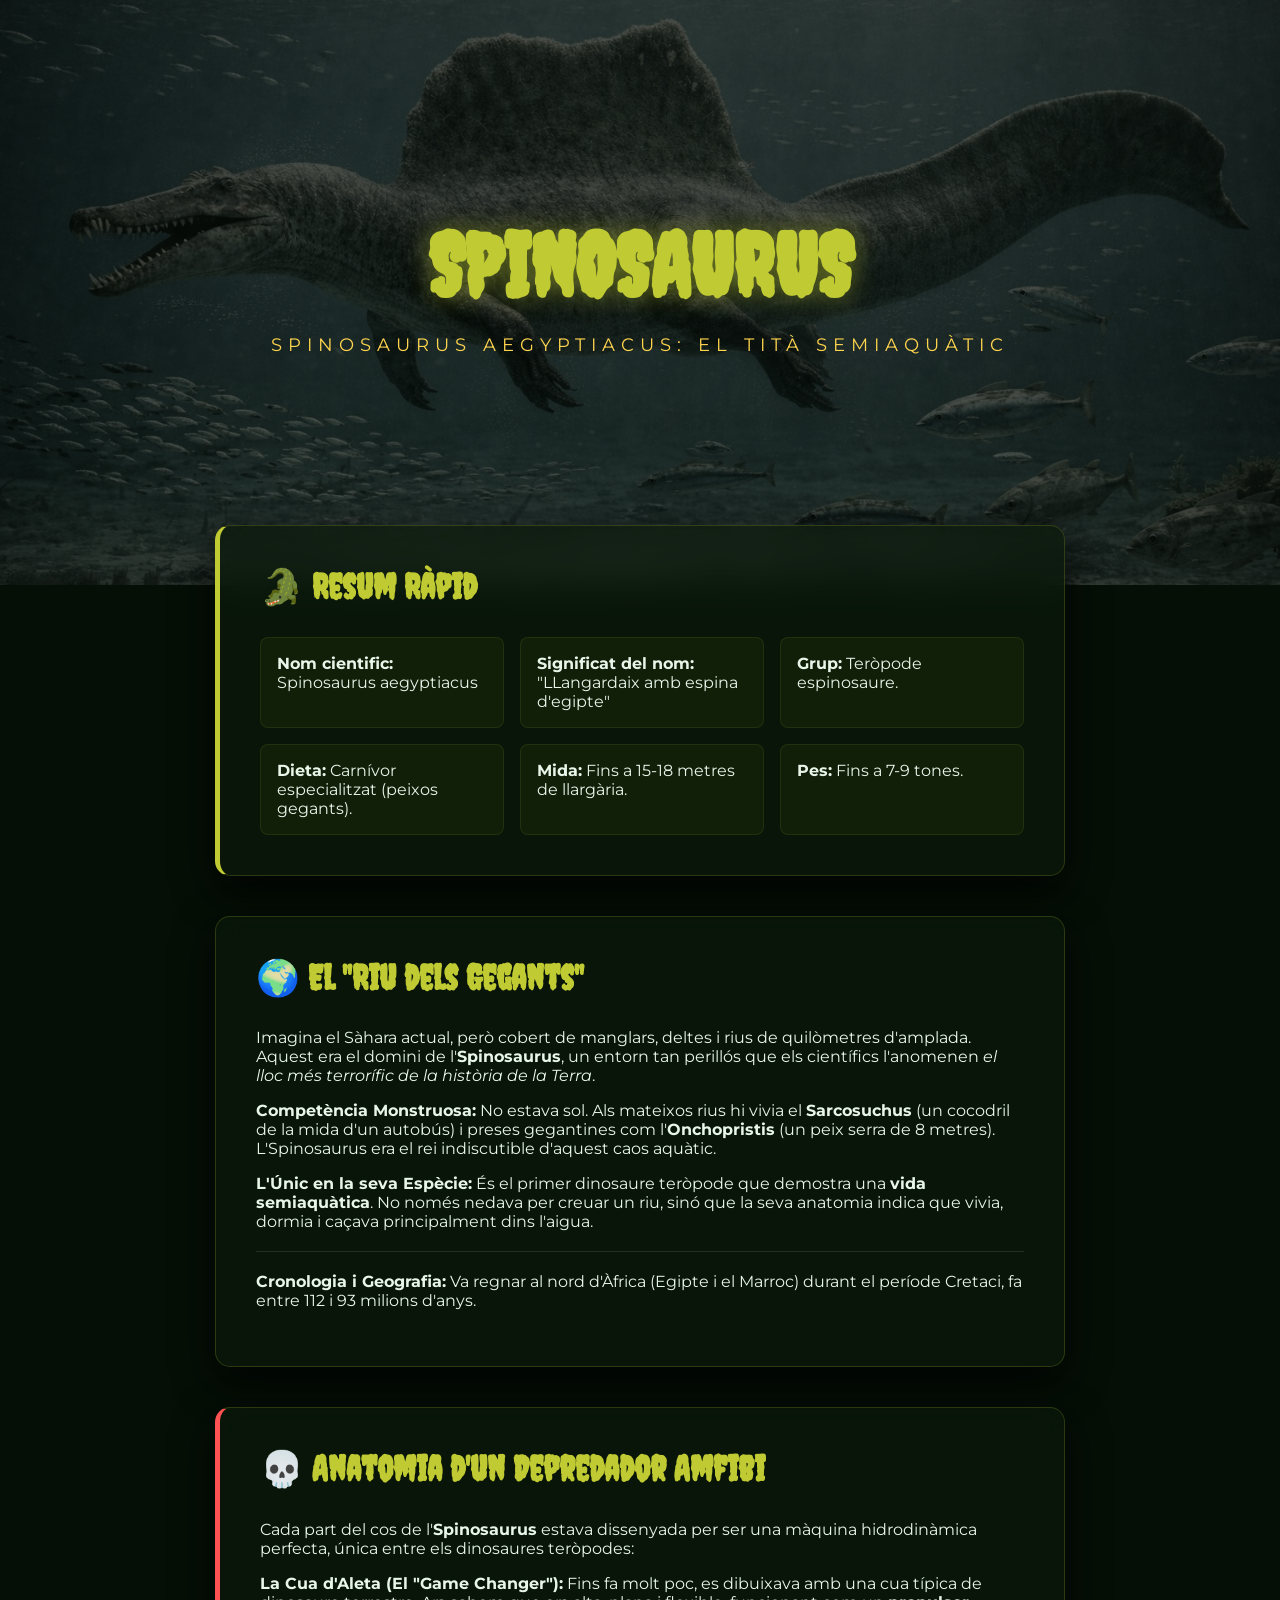
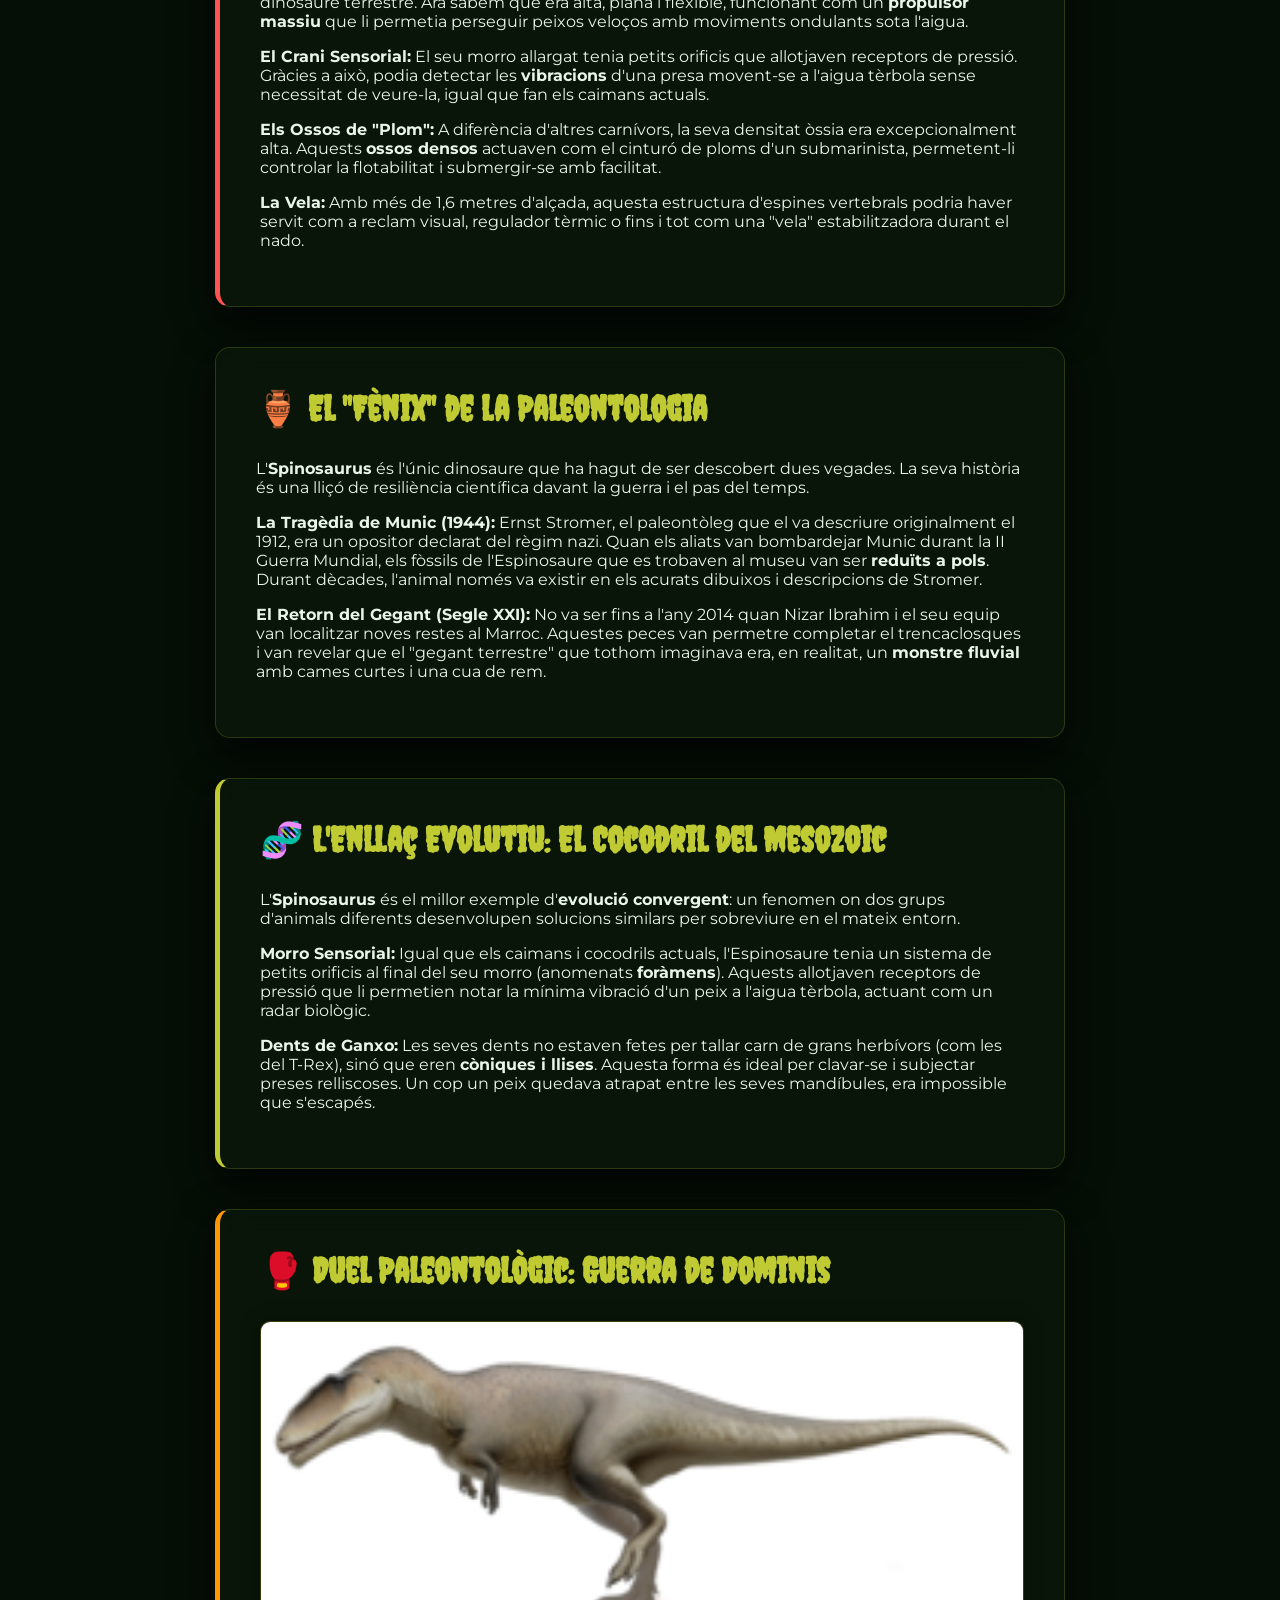
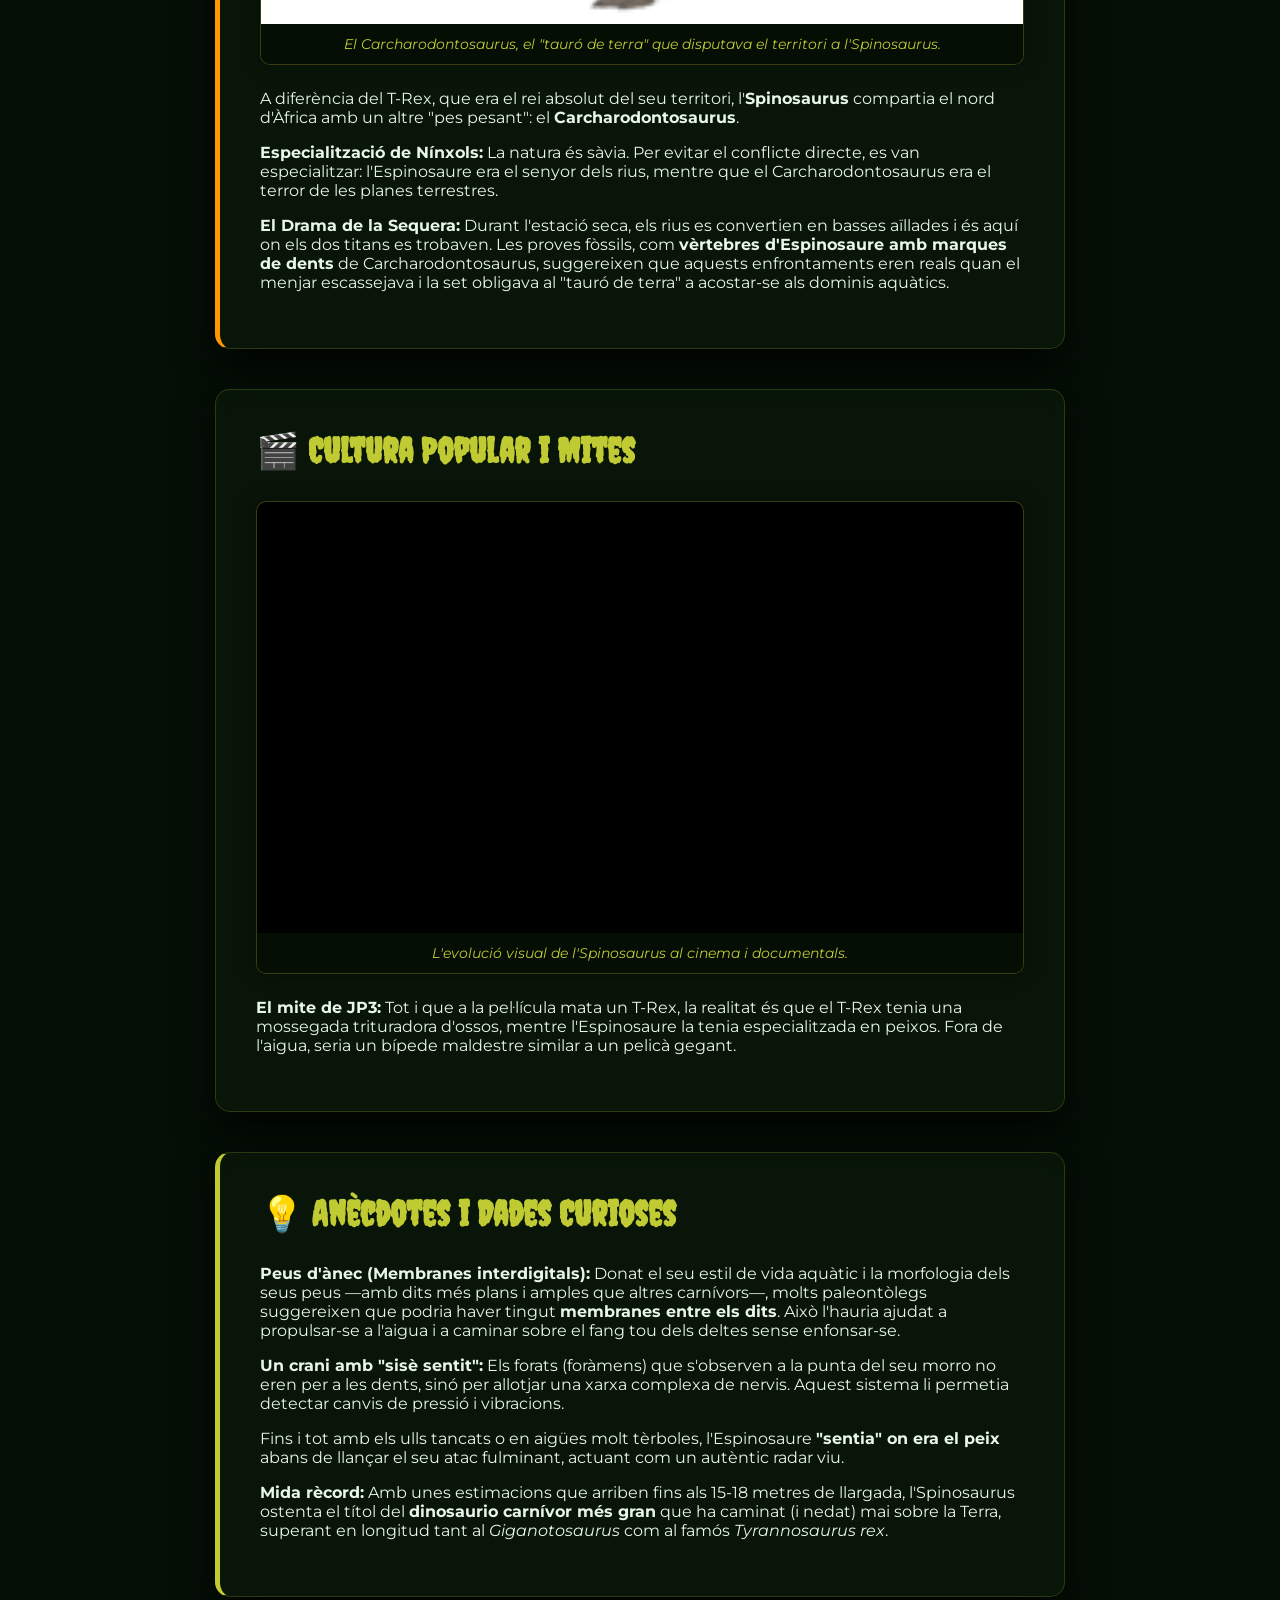
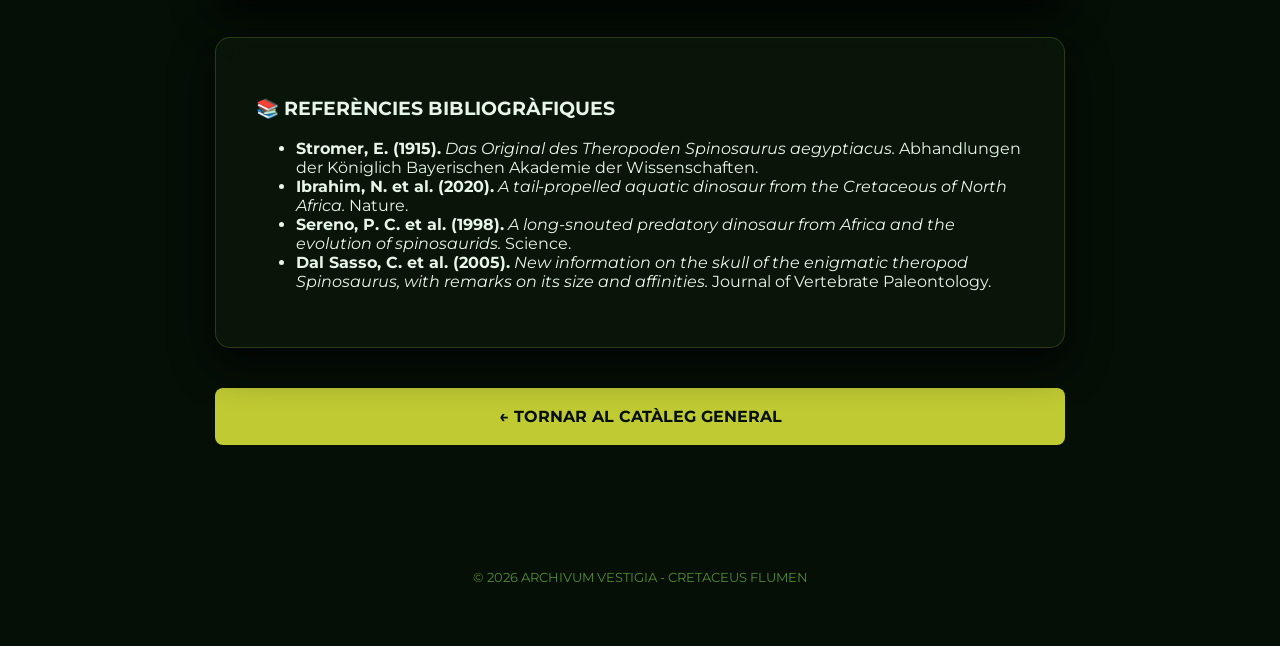
<file: spinosaurus.html>
<!DOCTYPE html>
<html lang="ca">
<head>
    <meta charset="UTF-8">
    <meta name="viewport" content="width=device-width, initial-scale=1.0">
    <title>Spinosaurus: El Rei dels Rius Cretacis</title>
    <link href="https://fonts.googleapis.com/css2?family=Creepster&family=Montserrat:wght@300;400;700&display=swap" rel="stylesheet">
    <link rel="stylesheet" href="CSS/style-spinosaurus.css">
</head>
<body>

    <header class="main-header">
        <div class="header-bg-image">
            <img src="Imagenes/spimming-spinosaurus.jpg" alt="Pantà Prehistòric del Nil">
        </div>
        <div class="header-overlay">
            <h1>SPINOSAURUS</h1>
            <p class="subtitle">SPINOSAURUS AEGYPTIACUS: EL TITÀ SEMIAQUÀTIC</p>
        </div>
    </header>

    <main class="container">
        
        <section class="formal-card highlight-card">
            <h2><span class="icon">🐊</span> Resum Ràpid</h2>
            <div class="grid-stats">
                <div class="stat-item"> <strong>Nom cientific:</strong> Spinosaurus aegyptiacus </div>
                <div class="stat-item"> <strong>Significat del nom:</strong> "LLangardaix amb espina d'egipte"</div>
                <div class="stat-item"><strong>Grup:</strong> Teròpode espinosaure.</div>
                <div class="stat-item"><strong>Dieta:</strong> Carnívor especialitzat (peixos gegants).</div>
                <div class="stat-item"><strong>Mida:</strong> Fins a 15-18 metres de llargària.</div>
                <div class="stat-item"><strong>Pes:</strong> Fins a 7-9 tones.</div>
            </div>
        </section>

        <section class="formal-card">
    <h2><span class="icon">🌍</span> El "Riu dels Gegants"</h2>
    <div class="card-content">
        <p>Imagina el Sàhara actual, però cobert de manglars, deltes i rius de quilòmetres d'amplada. Aquest era el domini de l'<strong>Spinosaurus</strong>, un entorn tan perillós que els científics l'anomenen <em>el lloc més terrorífic de la història de la Terra</em>.</p>
        
        <p><strong>Competència Monstruosa:</strong> No estava sol. Als mateixos rius hi vivia el <strong>Sarcosuchus</strong> (un cocodril de la mida d'un autobús) i preses gegantines com l'<strong>Onchopristis</strong> (un peix serra de 8 metres). L'Spinosaurus era el rei indiscutible d'aquest caos aquàtic.</p>

        <p><strong>L'Únic en la seva Espècie:</strong> És el primer dinosaure teròpode que demostra una <strong>vida semiaquàtica</strong>. No només nedava per creuar un riu, sinó que la seva anatomia indica que vivia, dormia i caçava principalment dins l'aigua.</p>
        
        <hr style="border: 0; border-top: 1px solid rgba(255,255,255,0.1); margin: 20px 0;">
        
        <p><strong>Cronologia i Geografia:</strong> Va regnar al nord d'Àfrica (Egipte i el Marroc) durant el període Cretaci, fa entre 112 i 93 milions d'anys.</p>
    </div>
</section>

      <section class="formal-card danger-card">
    <h2><span class="icon">💀</span> Anatomia d'un Depredador Amfibi</h2>
    <div class="card-content">
        <p>Cada part del cos de l'<strong>Spinosaurus</strong> estava dissenyada per ser una màquina hidrodinàmica perfecta, única entre els dinosaures teròpodes:</p>
        
        <p><strong>La Cua d'Aleta (El "Game Changer"):</strong> Fins fa molt poc, es dibuixava amb una cua típica de dinosaure terrestre. Ara sabem que era alta, plana i flexible, funcionant com un <strong>propulsor massiu</strong> que li permetia perseguir peixos veloços amb moviments ondulants sota l'aigua.</p>

        <p><strong>El Crani Sensorial:</strong> El seu morro allargat tenia petits orificis que allotjaven receptors de pressió. Gràcies a això, podia detectar les <strong>vibracions</strong> d'una presa movent-se a l'aigua tèrbola sense necessitat de veure-la, igual que fan els caimans actuals.</p>

        <p><strong>Els Ossos de "Plom":</strong> A diferència d'altres carnívors, la seva densitat òssia era excepcionalment alta. Aquests <strong>ossos densos</strong> actuaven com el cinturó de ploms d'un submarinista, permetent-li controlar la flotabilitat i submergir-se amb facilitat.</p>

        <p><strong>La Vela:</strong> Amb més de 1,6 metres d'alçada, aquesta estructura d'espines vertebrals podria haver servit com a reclam visual, regulador tèrmic o fins i tot com una "vela" estabilitzadora durant el nado.</p>
    </div>
</section>

<section class="formal-card">
    <h2><span class="icon">🏺</span> El "Fènix" de la Paleontologia</h2>
    <div class="card-content">
        <p>L'<strong>Spinosaurus</strong> és l'únic dinosaure que ha hagut de ser descobert dues vegades. La seva història és una lliçó de resiliència científica davant la guerra i el pas del temps.</p>
        
        <p><strong>La Tragèdia de Munic (1944):</strong> Ernst Stromer, el paleontòleg que el va descriure originalment el 1912, era un opositor declarat del règim nazi. Quan els aliats van bombardejar Munic durant la II Guerra Mundial, els fòssils de l'Espinosaure que es trobaven al museu van ser <strong>reduïts a pols</strong>. Durant dècades, l'animal només va existir en els acurats dibuixos i descripcions de Stromer.</p>

        <p><strong>El Retorn del Gegant (Segle XXI):</strong> No va ser fins a l'any 2014 quan Nizar Ibrahim i el seu equip van localitzar noves restes al Marroc. Aquestes peces van permetre completar el trencaclosques i van revelar que el "gegant terrestre" que tothom imaginava era, en realitat, un <strong>monstre fluvial</strong> amb cames curtes i una cua de rem.</p>
    </div>
</section>

<section class="formal-card highlight-card">
    <h2><span class="icon">🧬</span> L'Enllaç Evolutiu: El Cocodril del Mesozoic</h2>
    <div class="card-content">
        <p>L'<strong>Spinosaurus</strong> és el millor exemple d'<strong>evolució convergent</strong>: un fenomen on dos grups d'animals diferents desenvolupen solucions similars per sobreviure en el mateix entorn.</p>
        
        <p><strong>Morro Sensorial:</strong> Igual que els caimans i cocodrils actuals, l'Espinosaure tenia un sistema de petits orificis al final del seu morro (anomenats <strong>foràmens</strong>). Aquests allotjaven receptors de pressió que li permetien notar la mínima vibració d'un peix a l'aigua tèrbola, actuant com un radar biològic.</p>

        <p><strong>Dents de Ganxo:</strong> Les seves dents no estaven fetes per tallar carn de grans herbívors (com les del T-Rex), sinó que eren <strong>còniques i llises</strong>. Aquesta forma és ideal per clavar-se i subjectar preses relliscoses. Un cop un peix quedava atrapat entre les seves mandíbules, era impossible que s'escapés.</p>
    </div>
</section>

        <section class="formal-card alert-card">
    <h2><span class="icon">🥊</span> Duel Paleontològic: Guerra de Dominis</h2>
    <div class="media-container">
        <img src="Imagenes/Carcharodontosaurus.png" alt="Carcharodontosaurus" class="media-img">
        <p class="caption">El Carcharodontosaurus, el "tauró de terra" que disputava el territori a l'Spinosaurus.</p>
    </div>
    <div class="card-content">
        <p>A diferència del T-Rex, que era el rei absolut del seu territori, l'<strong>Spinosaurus</strong> compartia el nord d'Àfrica amb un altre "pes pesant": el <strong>Carcharodontosaurus</strong>.</p>
        
        <p><strong>Especialització de Nínxols:</strong> La natura és sàvia. Per evitar el conflicte directe, es van especialitzar: l'Espinosaure era el senyor dels rius, mentre que el Carcharodontosaurus era el terror de les planes terrestres.</p>

        <p><strong>El Drama de la Sequera:</strong> Durant l'estació seca, els rius es convertien en basses aïllades i és aquí on els dos titans es trobaven. Les proves fòssils, com <strong>vèrtebres d'Espinosaure amb marques de dents</strong> de Carcharodontosaurus, suggereixen que aquests enfrontaments eren reals quan el menjar escassejava i la set obligava al "tauró de terra" a acostar-se als dominis aquàtics.</p>
    </div>
</section>

        <section class="formal-card movie-card">
    <h2><span class="icon">🎬</span> Cultura Popular i Mites</h2>
    <div class="media-container">
        <div class="video-wrapper">
            <iframe 
                width="100%" 
                height="315" 
                src="https://www.youtube.com/embed/Fz4vXKn17Hw" 
                title="Spinosaurus 4K Scene Pack" 
                frameborder="0" 
                allow="accelerometer; autoplay; clipboard-write; encrypted-media; gyroscope; picture-in-picture; web-share" 
                allowfullscreen>
            </iframe>
        </div>
        <p class="caption">L'evolució visual de l'Spinosaurus al cinema i documentals.</p>
    </div>
    <div class="card-content">
        <p><strong>El mite de JP3:</strong> Tot i que a la pel·lícula mata un T-Rex, la realitat és que el T-Rex tenia una mossegada trituradora d'ossos, mentre l'Espinosaure la tenia especialitzada en peixos. Fora de l'aigua, seria un bípede maldestre similar a un pelicà gegant.</p>
    </div>
</section>

     <section class="formal-card highlight-card">
    <h2><span class="icon">💡</span> Anècdotes i Dades Curioses</h2>
    <div class="card-content">
        <p><strong>Peus d'ànec (Membranes interdigitals):</strong> Donat el seu estil de vida aquàtic i la morfologia dels seus peus —amb dits més plans i amples que altres carnívors—, molts paleontòlegs suggereixen que podria haver tingut <strong>membranes entre els dits</strong>. Això l'hauria ajudat a propulsar-se a l'aigua i a caminar sobre el fang tou dels deltes sense enfonsar-se.</p>
        
        <p><strong>Un crani amb "sisè sentit":</strong> Els forats (foràmens) que s'observen a la punta del seu morro no eren per a les dents, sinó per allotjar una xarxa complexa de nervis. Aquest sistema li permetia detectar canvis de pressió i vibracions.</p>

        <p>Fins i tot amb els ulls tancats o en aigües molt tèrboles, l'Espinosaure <strong>"sentia" on era el peix</strong> abans de llançar el seu atac fulminant, actuant com un autèntic radar viu.</p>

        <p><strong>Mida rècord:</strong> Amb unes estimacions que arriben fins als 15-18 metres de llargada, l'Spinosaurus ostenta el títol del <strong>dinosaurio carnívor més gran</strong> que ha caminat (i nedat) mai sobre la Terra, superant en longitud tant al <em>Giganotosaurus</em> com al famós <em>Tyrannosaurus rex</em>.</p>
    </div>
</section>

<section class="info-box formal-card bibliography-section">
    <h3 class="creepster-title">📚 REFERÈNCIES BIBLIOGRÀFIQUES</h3>
    <ul class="biblio-list">
        <li><strong>Stromer, E. (1915).</strong> <em>Das Original des Theropoden Spinosaurus aegyptiacus.</em> Abhandlungen der Königlich Bayerischen Akademie der Wissenschaften.</li>
        <li><strong>Ibrahim, N. et al. (2020).</strong> <em>A tail-propelled aquatic dinosaur from the Cretaceous of North Africa.</em> Nature.</li>
        <li><strong>Sereno, P. C. et al. (1998).</strong> <em>A long-snouted predatory dinosaur from Africa and the evolution of spinosaurids.</em> Science.</li>
        <li><strong>Dal Sasso, C. et al. (2005).</strong> <em>New information on the skull of the enigmatic theropod Spinosaurus, with remarks on its size and affinities.</em> Journal of Vertebrate Paleontology.</li>
    </ul>
</section>
        <a href="index.html" class="back-btn">← TORNAR AL CATÀLEG GENERAL</a>

    </main>

    <footer class="main-footer">
        <p>&copy; 2026 ARCHIVUM VESTIGIA - CRETACEUS FLUMEN</p>
    </footer>

</body>
</html>
</file>
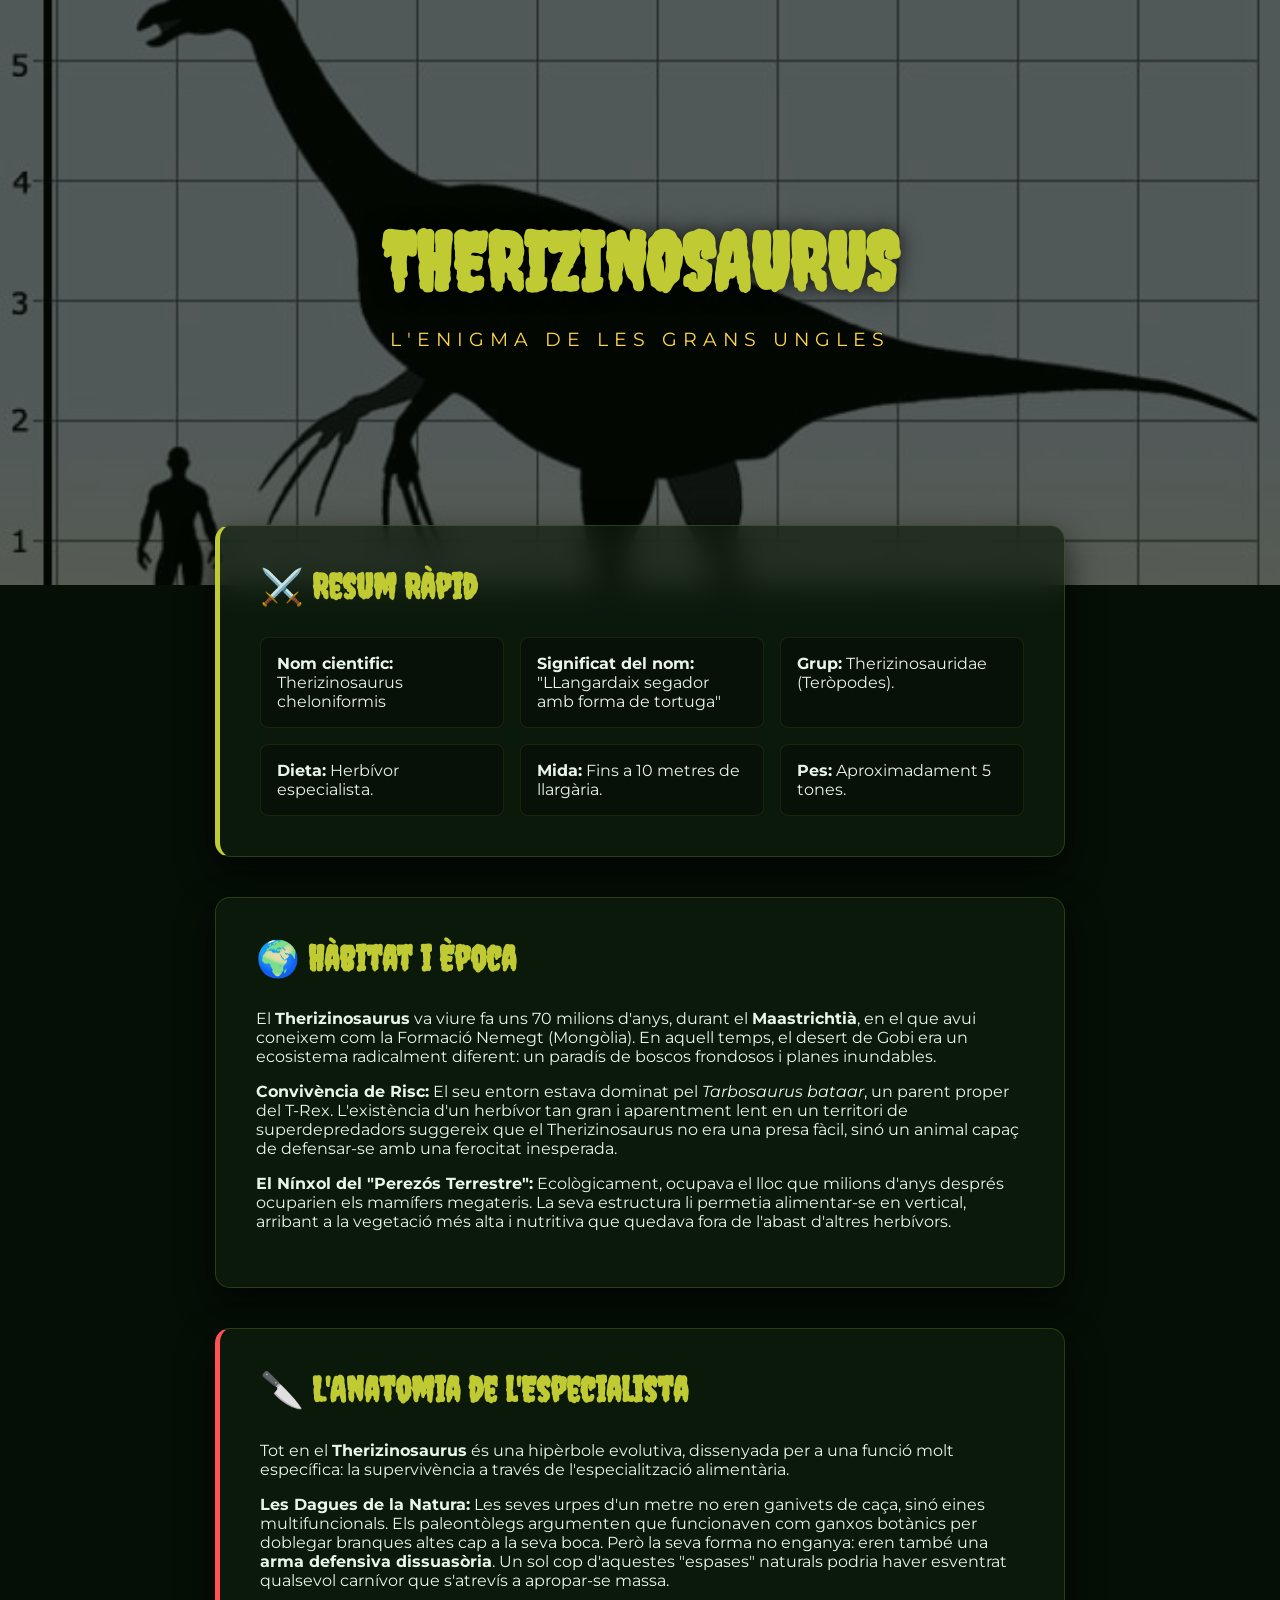
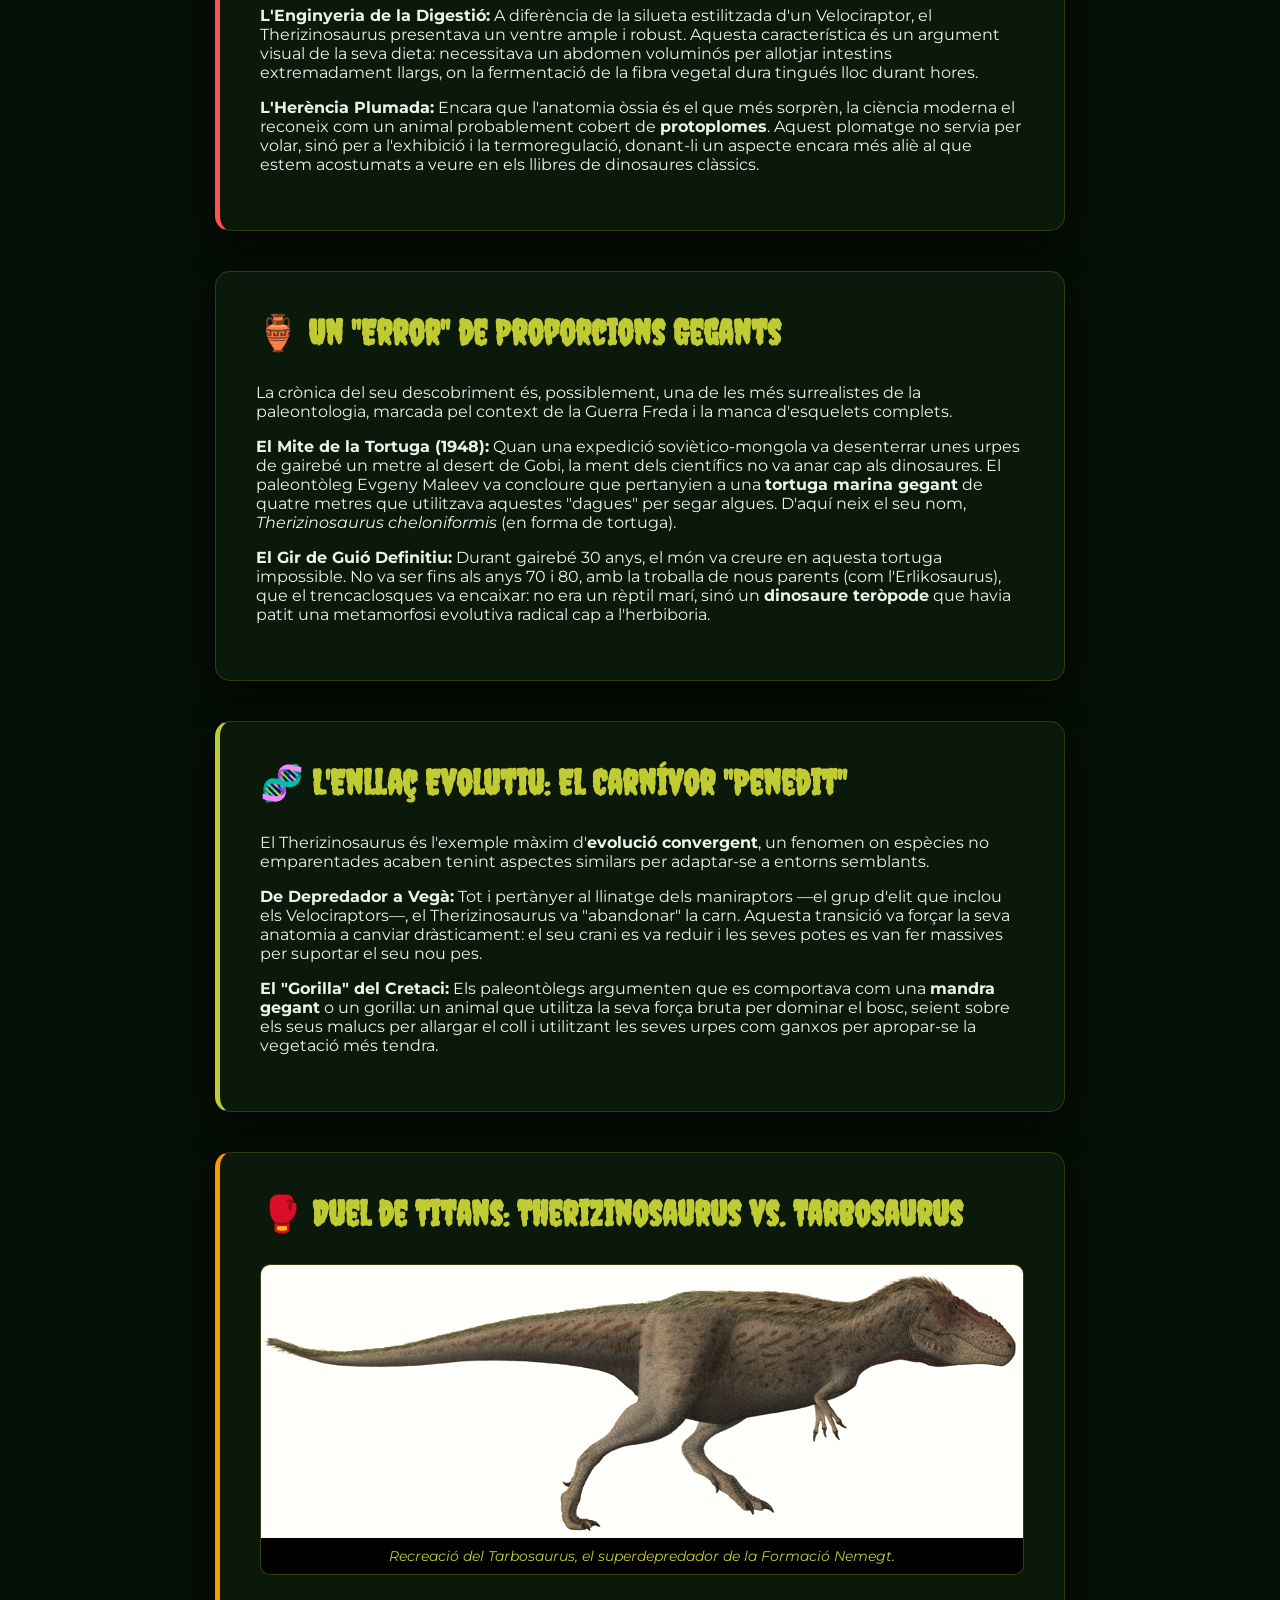
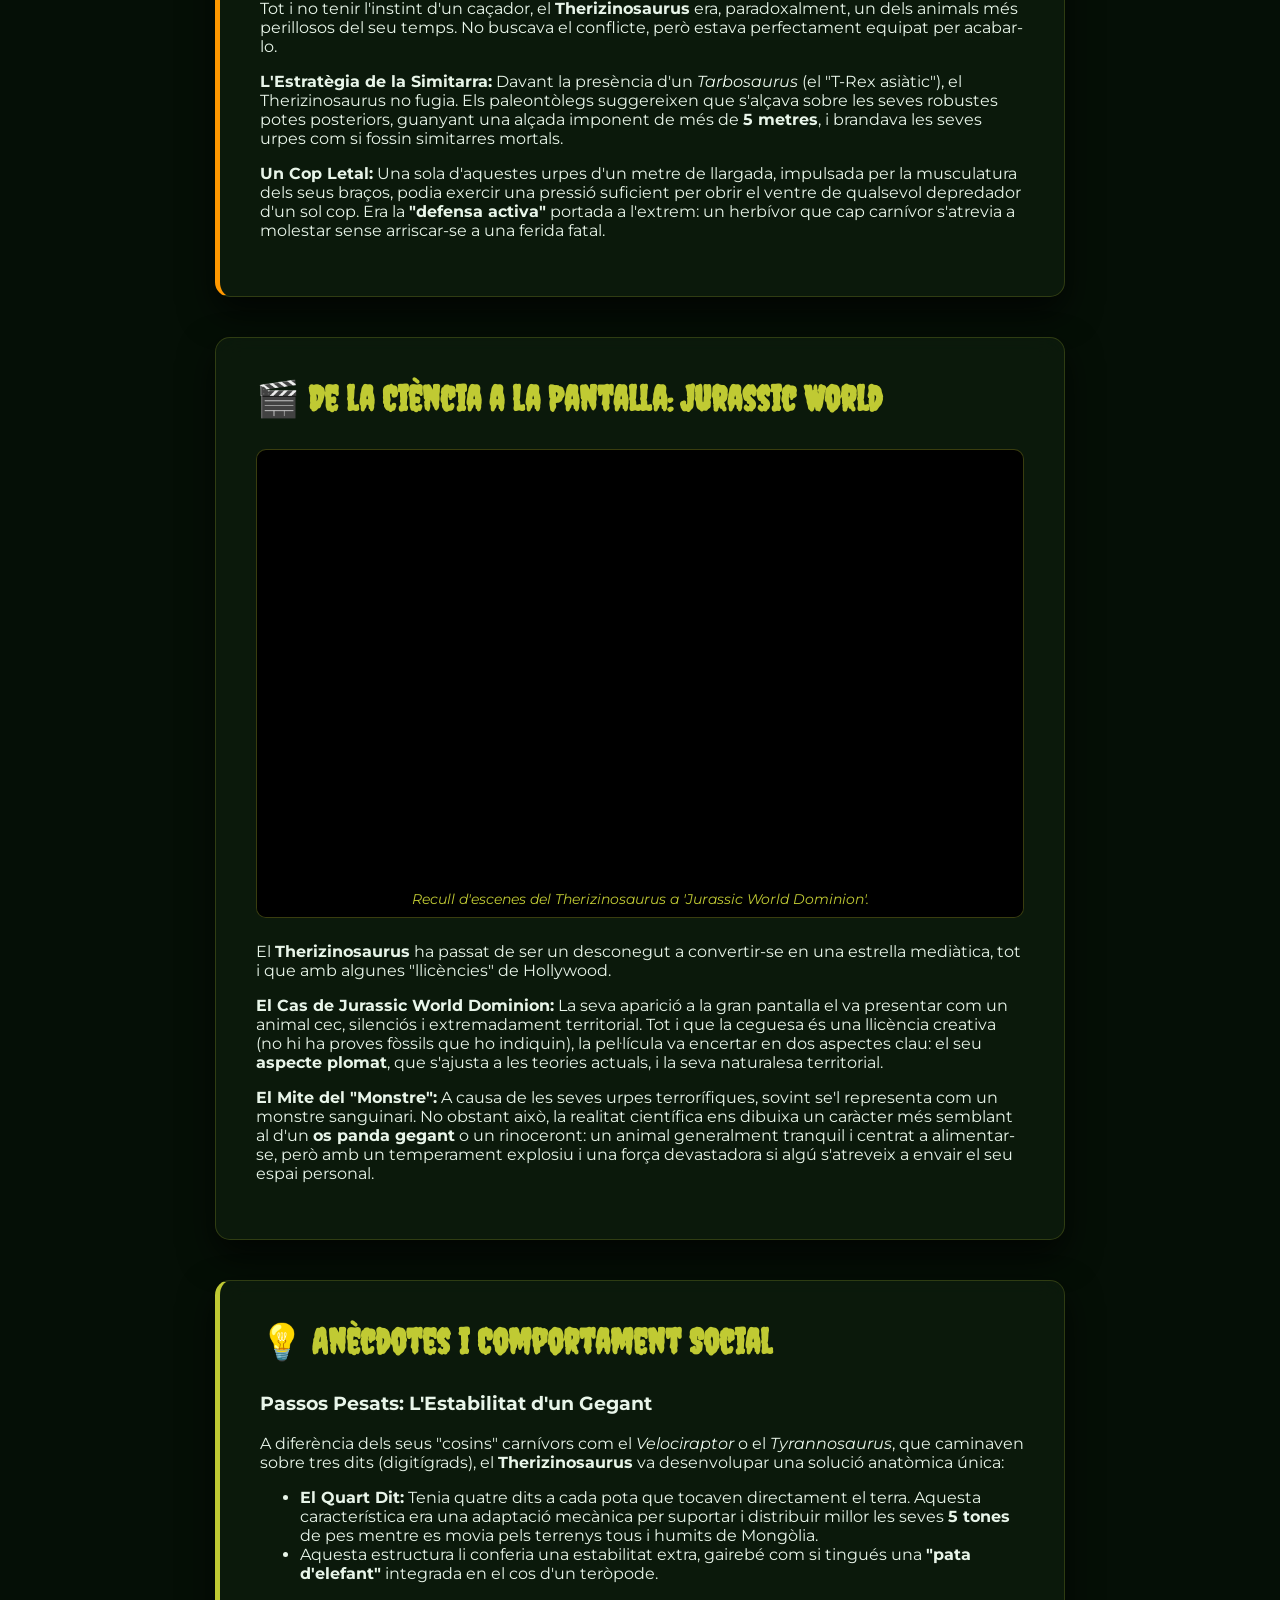
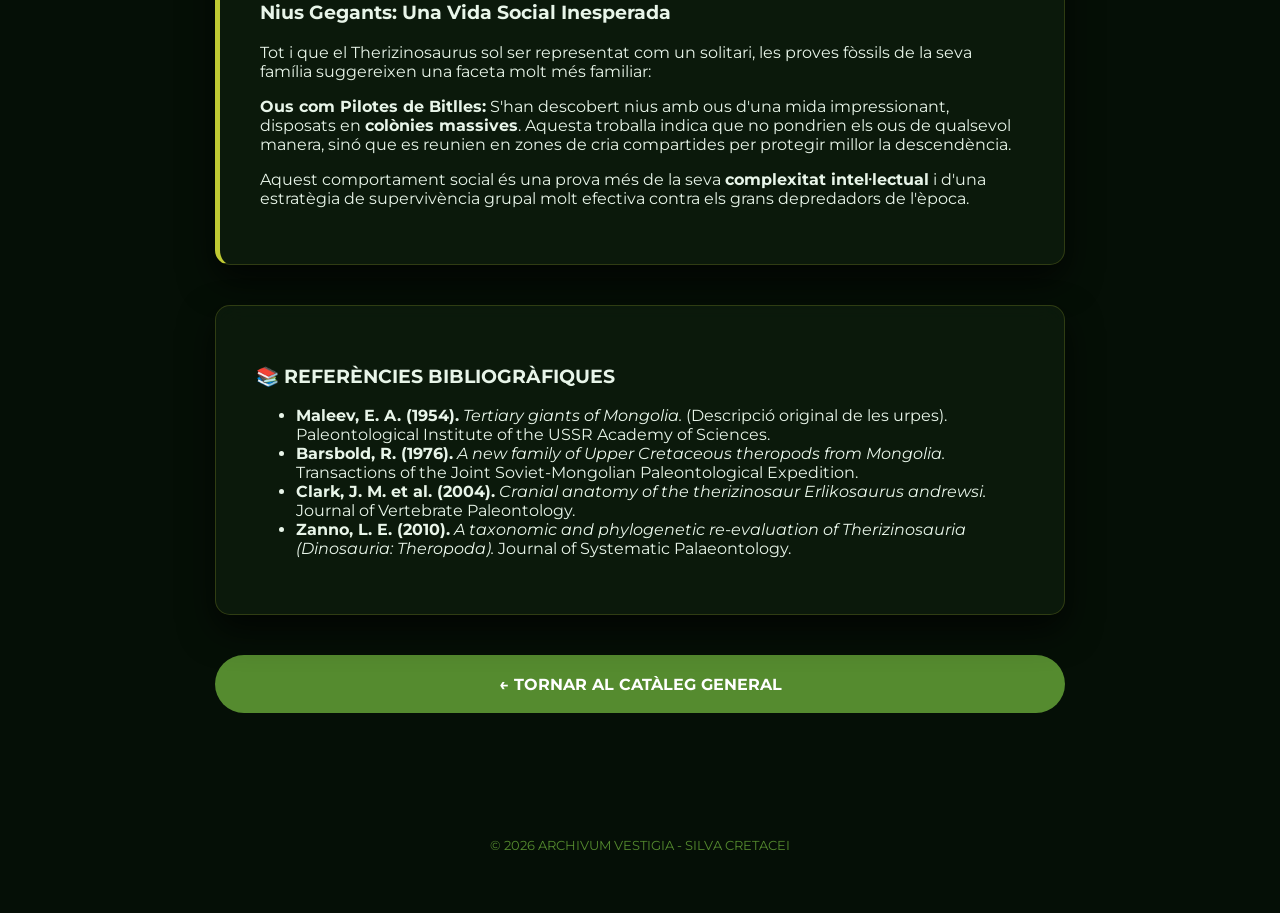
<file: therizinosaurus.html>
<!DOCTYPE html>
<html lang="ca">
<head>
    <meta charset="UTF-8">
    <meta name="viewport" content="width=device-width, initial-scale=1.0">
    <title>Therizinosaurus: La Segadora del Cretaci</title>
    <link href="https://fonts.googleapis.com/css2?family=Creepster&family=Montserrat:wght@300;400;700&display=swap" rel="stylesheet">
    <link rel="stylesheet" href="CSS/style-therizinosaurus.css">
</head>
<body>

    <header class="main-header">
        <div class="header-bg-image">
            <img src="Imagenes/therizinosaurus-size.jpg" alt="Therizinosaurus Forest">
        </div>
        <div class="header-overlay">
            <h1>THERIZINOSAURUS</h1>
            <p class="subtitle">L'ENIGMA DE LES GRANS UNGLES</p>
        </div>
    </header>

    <main class="container">
        
        <section class="formal-card highlight-card">
            <h2><span class="icon">⚔️</span> Resum Ràpid</h2>
            <div class="grid-stats">
                <div class="stat-item"> <strong>Nom cientific:</strong> Therizinosaurus cheloniformis</div>
                <div class="stat-item"> <strong>Significat del nom:</strong> "LLangardaix segador amb forma de tortuga"</div>
                <div class="stat-item"><strong>Grup:</strong> Therizinosauridae (Teròpodes).</div>
                <div class="stat-item"><strong>Dieta:</strong> Herbívor especialista.</div>
                <div class="stat-item"><strong>Mida:</strong> Fins a 10 metres de llargària.</div>
                <div class="stat-item"><strong>Pes:</strong> Aproximadament 5 tones.</div>
            </div>
        </section>

        <section class="formal-card">
    <h2><span class="icon">🌍</span> Hàbitat i Època</h2>
    <div class="card-content">
        <p>El <strong>Therizinosaurus</strong> va viure fa uns 70 milions d'anys, durant el <strong>Maastrichtià</strong>, en el que avui coneixem com la Formació Nemegt (Mongòlia). En aquell temps, el desert de Gobi era un ecosistema radicalment diferent: un paradís de boscos frondosos i planes inundables.</p>
        
        <p><strong>Convivència de Risc:</strong> El seu entorn estava dominat pel <em>Tarbosaurus bataar</em>, un parent proper del T-Rex. L'existència d'un herbívor tan gran i aparentment lent en un territori de superdepredadors suggereix que el Therizinosaurus no era una presa fàcil, sinó un animal capaç de defensar-se amb una ferocitat inesperada.</p>

        <p><strong>El Nínxol del "Perezós Terrestre":</strong> Ecològicament, ocupava el lloc que milions d'anys després ocuparien els mamífers megateris. La seva estructura li permetia alimentar-se en vertical, arribant a la vegetació més alta i nutritiva que quedava fora de l'abast d'altres herbívors.</p>
    </div>
</section>

       <section class="formal-card danger-card">
    <h2><span class="icon">🔪</span> L'Anatomia de l'Especialista</h2>
    <div class="card-content">
        <p>Tot en el <strong>Therizinosaurus</strong> és una hipèrbole evolutiva, dissenyada per a una funció molt específica: la supervivència a través de l'especialització alimentària.</p>
        
        <p><strong>Les Dagues de la Natura:</strong> Les seves urpes d'un metre no eren ganivets de caça, sinó eines multifuncionals. Els paleontòlegs argumenten que funcionaven com ganxos botànics per doblegar branques altes cap a la seva boca. Però la seva forma no enganya: eren també una <strong>arma defensiva dissuasòria</strong>. Un sol cop d'aquestes "espases" naturals podria haver esventrat qualsevol carnívor que s'atrevís a apropar-se massa.</p>

        <p><strong>L'Enginyeria de la Digestió:</strong> A diferència de la silueta estilitzada d'un Velociraptor, el Therizinosaurus presentava un ventre ample i robust. Aquesta característica és un argument visual de la seva dieta: necessitava un abdomen voluminós per allotjar intestins extremadament llargs, on la fermentació de la fibra vegetal dura tingués lloc durant hores.</p>

        <p><strong>L'Herència Plumada:</strong> Encara que l'anatomia òssia és el que més sorprèn, la ciència moderna el reconeix com un animal probablement cobert de <strong>protoplomes</strong>. Aquest plomatge no servia per volar, sinó per a l'exhibició i la termoregulació, donant-li un aspecte encara més aliè al que estem acostumats a veure en els llibres de dinosaures clàssics.</p>
    </div>
</section>

<section class="formal-card">
    <h2><span class="icon">🏺</span> Un "Error" de Proporcions Gegants</h2>
    <div class="card-content">
        <p>La crònica del seu descobriment és, possiblement, una de les més surrealistes de la paleontologia, marcada pel context de la Guerra Freda i la manca d'esquelets complets.</p>
        
        <p><strong>El Mite de la Tortuga (1948):</strong> Quan una expedició soviètico-mongola va desenterrar unes urpes de gairebé un metre al desert de Gobi, la ment dels científics no va anar cap als dinosaures. El paleontòleg Evgeny Maleev va concloure que pertanyien a una <strong>tortuga marina gegant</strong> de quatre metres que utilitzava aquestes "dagues" per segar algues. D'aquí neix el seu nom, <em>Therizinosaurus cheloniformis</em> (en forma de tortuga).</p>

        <p><strong>El Gir de Guió Definitiu:</strong> Durant gairebé 30 anys, el món va creure en aquesta tortuga impossible. No va ser fins als anys 70 i 80, amb la troballa de nous parents (com l'Erlikosaurus), que el trencaclosques va encaixar: no era un rèptil marí, sinó un <strong>dinosaure teròpode</strong> que havia patit una metamorfosi evolutiva radical cap a l'herbiboria.</p>
    </div>
</section>

<section class="formal-card highlight-card">
    <h2><span class="icon">🧬</span> L'Enllaç Evolutiu: El Carnívor "Penedit"</h2>
    <div class="card-content">
        <p>El Therizinosaurus és l'exemple màxim d'<strong>evolució convergent</strong>, un fenomen on espècies no emparentades acaben tenint aspectes similars per adaptar-se a entorns semblants.</p>
        
        <p><strong>De Depredador a Vegà:</strong> Tot i pertànyer al llinatge dels maniraptors —el grup d'elit que inclou els Velociraptors—, el Therizinosaurus va "abandonar" la carn. Aquesta transició va forçar la seva anatomia a canviar dràsticament: el seu crani es va reduir i les seves potes es van fer massives per suportar el seu nou pes.</p>

        <p><strong>El "Gorilla" del Cretaci:</strong> Els paleontòlegs argumenten que es comportava com una <strong>mandra gegant</strong> o un gorilla: un animal que utilitza la seva força bruta per dominar el bosc, seient sobre els seus malucs per allargar el coll i utilitzant les seves urpes com ganxos per apropar-se la vegetació més tendra.</p>
    </div>
</section>

       <section class="formal-card alert-card">
    <h2><span class="icon">🥊</span> Duel de Titans: Therizinosaurus vs. Tarbosaurus</h2>
    <div class="media-container">
        <img src="Imagenes/Tarbosaurus_Steveoc86_flipped.jpg" alt="Tarbosaurus" class="media-img">
        <p class="caption">Recreació del Tarbosaurus, el superdepredador de la Formació Nemegt.</p>
    </div>
    <div class="card-content">
        <p>Tot i no tenir l'instint d'un caçador, el <strong>Therizinosaurus</strong> era, paradoxalment, un dels animals més perillosos del seu temps. No buscava el conflicte, però estava perfectament equipat per acabar-lo.</p>
        
        <p><strong>L'Estratègia de la Simitarra:</strong> Davant la presència d'un <em>Tarbosaurus</em> (el "T-Rex asiàtic"), el Therizinosaurus no fugia. Els paleontòlegs suggereixen que s'alçava sobre les seves robustes potes posteriors, guanyant una alçada imponent de més de <strong>5 metres</strong>, i brandava les seves urpes com si fossin simitarres mortals.</p>

        <p><strong>Un Cop Letal:</strong> Una sola d'aquestes urpes d'un metre de llargada, impulsada per la musculatura dels seus braços, podia exercir una pressió suficient per obrir el ventre de qualsevol depredador d'un sol cop. Era la <strong>"defensa activa"</strong> portada a l'extrem: un herbívor que cap carnívor s'atrevia a molestar sense arriscar-se a una ferida fatal.</p>
    </div>
</section>

       <section class="formal-card movie-card">
    <h2><span class="icon">🎬</span> De la Ciència a la Pantalla: Jurassic World</h2>
    <div class="media-container">
        <div class="video-wrapper">
            <iframe 
                width="100%" 
                height="315" 
                src="https://www.youtube.com/embed/krIZLt5ZjAo" 
                title="Therizinosaurus Scene Pack - Jurassic World Dominion" 
                frameborder="0" 
                allow="accelerometer; autoplay; clipboard-write; encrypted-media; gyroscope; picture-in-picture; web-share" 
                allowfullscreen>
            </iframe>
        </div>
        <p class="caption">Recull d'escenes del Therizinosaurus a 'Jurassic World Dominion'.</p>
    </div>
    <div class="card-content">
        <p>El <strong>Therizinosaurus</strong> ha passat de ser un desconegut a convertir-se en una estrella mediàtica, tot i que amb algunes "llicències" de Hollywood.</p>
        
        <p><strong>El Cas de Jurassic World Dominion:</strong> La seva aparició a la gran pantalla el va presentar com un animal cec, silenciós i extremadament territorial. Tot i que la ceguesa és una llicència creativa (no hi ha proves fòssils que ho indiquin), la pel·lícula va encertar en dos aspectes clau: el seu <strong>aspecte plomat</strong>, que s'ajusta a les teories actuals, i la seva naturalesa territorial.</p>

        <p><strong>El Mite del "Monstre":</strong> A causa de les seves urpes terrorífiques, sovint se'l representa com un monstre sanguinari. No obstant això, la realitat científica ens dibuixa un caràcter més semblant al d'un <strong>os panda gegant</strong> o un rinoceront: un animal generalment tranquil i centrat a alimentar-se, però amb un temperament explosiu i una força devastadora si algú s'atreveix a envair el seu espai personal.</p>
    </div>
</section>

       <section class="formal-card highlight-card">
    <h2><span class="icon">💡</span> Anècdotes i Comportament Social</h2>
    <div class="card-content">
        <h3>Passos Pesats: L'Estabilitat d'un Gegant</h3>
        <p>A diferència dels seus "cosins" carnívors com el <em>Velociraptor</em> o el <em>Tyrannosaurus</em>, que caminaven sobre tres dits (digitígrads), el <strong>Therizinosaurus</strong> va desenvolupar una solució anatòmica única:</p>
        
        <ul>
            <li><strong>El Quart Dit:</strong> Tenia quatre dits a cada pota que tocaven directament el terra. Aquesta característica era una adaptació mecànica per suportar i distribuir millor les seves <strong>5 tones</strong> de pes mentre es movia pels terrenys tous i humits de Mongòlia.</li>
            <li>Aquesta estructura li conferia una estabilitat extra, gairebé com si tingués una <strong>"pata d'elefant"</strong> integrada en el cos d'un teròpode.</li>
        </ul>
        <h3>Nius Gegants: Una Vida Social Inesperada</h3>
        <p>Tot i que el Therizinosaurus sol ser representat com un solitari, les proves fòssils de la seva família suggereixen una faceta molt més familiar:</p>
        
        <p><strong>Ous com Pilotes de Bitlles:</strong> S'han descobert nius amb ous d'una mida impressionant, disposats en <strong>colònies massives</strong>. Aquesta troballa indica que no pondrien els ous de qualsevol manera, sinó que es reunien en zones de cria compartides per protegir millor la descendència.</p>
        
        <p>Aquest comportament social és una prova més de la seva <strong>complexitat intel·lectual</strong> i d'una estratègia de supervivència grupal molt efectiva contra els grans depredadors de l'època.</p>
    </div>
</section>

<section class="info-box formal-card bibliography-section">
    <h3 class="creepster-title">📚 REFERÈNCIES BIBLIOGRÀFIQUES</h3>
    <ul class="biblio-list">
        <li><strong>Maleev, E. A. (1954).</strong> <em>Tertiary giants of Mongolia.</em> (Descripció original de les urpes). Paleontological Institute of the USSR Academy of Sciences.</li>
        <li><strong>Barsbold, R. (1976).</strong> <em>A new family of Upper Cretaceous theropods from Mongolia.</em> Transactions of the Joint Soviet-Mongolian Paleontological Expedition.</li>
        <li><strong>Clark, J. M. et al. (2004).</strong> <em>Cranial anatomy of the therizinosaur Erlikosaurus andrewsi.</em> Journal of Vertebrate Paleontology.</li>
        <li><strong>Zanno, L. E. (2010).</strong> <em>A taxonomic and phylogenetic re-evaluation of Therizinosauria (Dinosauria: Theropoda).</em> Journal of Systematic Palaeontology.</li>
    </ul>
</section>

        <a href="index.html" class="back-btn">← TORNAR AL CATÀLEG GENERAL</a>

    </main>

    <footer class="main-footer">
        <p>&copy; 2026 ARCHIVUM VESTIGIA - SILVA CRETACEI</p>
    </footer>

</body>
</html>
</file>
<file: CSS/style-aus-terror.css>
/* --- CONFIGURACIÓ TEMÀTICA OCRE I VERMELL --- */
body {
    font-family: 'Montserrat', sans-serif;
    margin: 0;
    padding: 0;
    color: #efebe9; /* Ocre molt clar */
    background-color: #1a0f0a; /* Marró fusta molt fosc */
    background-image: linear-gradient(rgba(26, 15, 10, 0.85), rgba(26, 15, 10, 0.95)), 
                      url('https://www.transparenttextures.com/patterns/pinstriped-suit.png');
    background-attachment: fixed;
}

/* --- CAPÇALERA --- */
.main-header {
    height: 65vh;
    display: flex;
    align-items: center;
    justify-content: center;
    text-align: center;
    position: relative;
    overflow: hidden;
}

.header-bg-image {
    position: absolute;
    top: 0; left: 0; width: 100%; height: 100%;
    z-index: -1;
}

.header-bg-image img {
    width: 100%;
    height: 100%;
    object-fit: cover;
    opacity: 0.6;
    filter: sepia(0.5) brightness(0.5);
}

.header-overlay h1 {
    font-family: 'Creepster', cursive;
    font-size: 5.5rem;
    color: #ff8f00; /* Ocre intens */
    margin: 0;
    text-shadow: 0 0 25px rgba(255, 143, 0, 0.5);
}

.subtitle {
    font-size: 1.1rem;
    letter-spacing: 6px;
    color: #ffb74d; /* Ocre clar */
    text-transform: uppercase;
}

/* --- TARGETES (CRISTALL OCRE) --- */
.container {
    max-width: 850px;
    margin: -60px auto 4rem;
    padding: 0 20px;
    position: relative;
    z-index: 10;
}

.formal-card {
    background: rgba(45, 26, 20, 0.7);
    backdrop-filter: blur(15px);
    -webkit-backdrop-filter: blur(15px);
    border: 1px solid rgba(255, 143, 0, 0.2);
    padding: 2.5rem;
    margin-bottom: 2.5rem;
    border-radius: 10px;
    box-shadow: 0 15px 40px rgba(0,0,0,0.8);
}

.highlight-card { border-left: 5px solid #ff8f00; }
.danger-card { border-left: 5px solid #d32f2f; /* Vermell sagnant per perill */ }
.alert-card { border-left: 5px solid #ffcc80; /* Àmbar per duel */ }

h2 {
    font-family: 'Creepster', cursive;
    color: #ff8f00;
    font-size: 2.2rem;
    margin-top: 0;
}

/* --- MEDIA (IMATGES I VÍDEO) --- */
.media-container {
    margin: 1.5rem 0;
    border-radius: 8px;
    overflow: hidden;
    border: 1px solid rgba(255, 143, 0, 0.3);
    box-shadow: 0 0 20px rgba(0,0,0,0.3);
    background: #000;
}

.media-img {
    width: 100%;
    height: auto;
    display: block;
    transition: 0.6s ease;
}

.media-img:hover { transform: scale(1.05); filter: brightness(1.1); }

.video-wrapper {
    position: relative;
    padding-bottom: 56.25%; /* 16:9 Aspect Ratio */
    height: 0;
}

.video-wrapper iframe {
    position: absolute;
    top: 0; left: 0; width: 100%; height: 100%;
}

.caption {
    padding: 12px;
    background: rgba(26, 15, 10, 0.95);
    font-size: 0.85rem;
    color: #ff8f00;
    text-align: center;
    margin: 0;
    font-style: italic;
}

/* --- ESTATS I BOTÓ --- */
.grid-stats {
    display: grid;
    grid-template-columns: repeat(auto-fit, minmax(180px, 1fr));
    gap: 1rem;
}

.stat-item {
    background: rgba(255, 143, 0, 0.05);
    padding: 1rem;
    border-radius: 8px;
    border: 1px solid rgba(255, 143, 0, 0.1);
}

.back-btn {
    display: block;
    text-align: center;
    padding: 1.2rem;
    background: #ff8f00;
    color: #1a0f0a;
    text-decoration: none;
    font-weight: bold;
    border-radius: 8px;
    margin-top: 2rem;
    transition: 0.4s;
}

.back-btn:hover { 
    background: #ffcc80; 
    box-shadow: 0 0 30px rgba(255, 143, 0, 0.4);
}

.main-footer {
    text-align: center;
    padding: 3rem;
    color: #8d6e63;
    font-size: 0.8rem;
}

/* Responsive */
@media (max-width: 600px) {
    .header-overlay h1 { font-size: 3rem; }
    .formal-card { padding: 1.5rem; }
}
</file>
<file: CSS/mosasaurus_style.css>
/* --- CONFIGURACIÓ GENERAL MARINA --- */
body {
    font-family: 'Montserrat', sans-serif;
    margin: 0;
    padding: 0;
    color: #e0f7fa;
    background-color: #000b14;
    background-image: linear-gradient(rgba(0,11,20,0.8), rgba(0,11,20,0.95)), 
                      url('https://www.transparenttextures.com/patterns/dark-matter.png');
    background-attachment: fixed;
}

/* --- CAPÇALERA --- */
.main-header {
    height: 65vh;
    display: flex;
    align-items: center;
    justify-content: center;
    text-align: center;
    position: relative;
    overflow: hidden;
}

.header-bg-image {
    position: absolute;
    top: 0; left: 0; width: 100%; height: 100%;
    z-index: -1;
}

.header-bg-image img {
    width: 100%;
    height: 100%;
    object-fit: cover;
    opacity: 0.5;
    filter: brightness(0.6) hue-rotate(10deg);
}

.header-overlay h1 {
    font-family: 'Creepster', cursive;
    font-size: 5.5rem;
    color: #00d4ff;
    margin: 0;
    text-shadow: 0 0 25px rgba(0, 212, 255, 0.7);
}

.subtitle {
    font-size: 1.2rem;
    letter-spacing: 8px;
    color: #81d4fa;
    text-transform: uppercase;
}

/* --- TARGETES (CRISTALL ABISAL) --- */
.container {
    max-width: 850px;
    margin: -60px auto 4rem;
    padding: 0 20px;
    position: relative;
}

.formal-card {
    background: rgba(0, 20, 40, 0.6);
    backdrop-filter: blur(15px);
    -webkit-backdrop-filter: blur(15px);
    border: 1px solid rgba(0, 212, 255, 0.2);
    padding: 2.5rem;
    margin-bottom: 2.5rem;
    border-radius: 0 30px 0 30px; /* Bordes estil aleta */
    box-shadow: 0 15px 40px rgba(0,0,0,0.8);
}

.highlight-card { border-left: 5px solid #00d4ff; }
.alert-card { border-left: 5px solid #ff9800; }

h2 {
    font-family: 'Creepster', cursive;
    color: #00d4ff;
    font-size: 2.2rem;
    margin-top: 0;
}

/* --- MEDIA (IMATGES I VÍDEO) --- */
.media-container {
    margin: 1.5rem 0;
    border-radius: 15px;
    overflow: hidden;
    border: 1px solid rgba(0, 212, 255, 0.4);
    box-shadow: 0 0 20px rgba(0, 212, 255, 0.2);
    background: #000;
}

.media-img {
    width: 100%;
    height: auto;
    display: block;
    transition: 0.6s ease;
}

.media-img:hover { transform: scale(1.05); }

.video-wrapper {
    position: relative;
    padding-bottom: 56.25%;
    height: 0;
}

.video-wrapper iframe {
    position: absolute;
    top: 0; left: 0; width: 100%; height: 100%;
}

.caption {
    padding: 12px;
    background: rgba(0,10,20,0.9);
    font-size: 0.85rem;
    color: #00d4ff;
    text-align: center;
    margin: 0;
    font-style: italic;
}

/* --- ESTATS I BOTÓ --- */
.grid-stats {
    display: grid;
    grid-template-columns: repeat(auto-fit, minmax(180px, 1fr));
    gap: 1rem;
}

.stat-item {
    background: rgba(0,212,255,0.05);
    padding: 1rem;
    border-radius: 10px;
    border: 1px solid rgba(0,212,255,0.1);
}

.back-btn {
    display: block;
    text-align: center;
    padding: 1.2rem;
    background: #00d4ff;
    color: #000b14;
    text-decoration: none;
    font-weight: bold;
    border-radius: 50px;
    margin-top: 2rem;
    transition: 0.4s;
    text-transform: uppercase;
}

.back-btn:hover { 
    background: #fff; 
    box-shadow: 0 0 30px #00d4ff;
    transform: translateY(-3px);
}

.main-footer {
    text-align: center;
    padding: 3rem;
    color: #4fc3f7;
    opacity: 0.6;
    font-size: 0.8rem;
}

/* Responsive */
@media (max-width: 600px) {
    .header-overlay h1 { font-size: 3rem; }
    .formal-card { padding: 1.5rem; }
}
</file>
<file: CSS/style-spinosaurus.css>
/* --- CONFIGURACIÓ TEMÀTICA VERD I OCRE --- */
body {
    font-family: 'Montserrat', sans-serif;
    margin: 0;
    padding: 0;
    color: #e8f5e9; /* Verd molt clar */
    background-color: #050f06; /* Verd robí molt fosc */
    background-image: linear-gradient(rgba(5, 15, 6, 0.85), rgba(5, 15, 6, 0.95)), 
                      url('https://www.transparenttextures.com/patterns/dark-matter.png');
    background-attachment: fixed;
}

/* --- CAPÇALERA --- */
.main-header {
    height: 65vh;
    display: flex;
    align-items: center;
    justify-content: center;
    text-align: center;
    position: relative;
    overflow: hidden;
}

.header-bg-image {
    position: absolute;
    top: 0; left: 0; width: 100%; height: 100%;
    z-index: -1;
}

.header-bg-image img {
    width: 100%;
    height: 100%;
    object-fit: cover;
    opacity: 0.6;
    filter: saturate(0.5) brightness(0.5);
}

.header-overlay h1 {
    font-family: 'Creepster', cursive;
    font-size: 5.5rem;
    color: #c0ca33; /* Verd llima fosc / Ocre */
    margin: 0;
    text-shadow: 0 0 25px rgba(192, 202, 51, 0.5);
}

.subtitle {
    font-size: 1.1rem;
    letter-spacing: 6px;
    color: #ffd54f; /* Ocre clar */
    text-transform: uppercase;
}

/* --- TARGETES (CRISTALL D'AIGUA) --- */
.container {
    max-width: 850px;
    margin: -60px auto 4rem;
    padding: 0 20px;
    position: relative;
    z-index: 10;
}

.formal-card {
    background: rgba(10, 25, 10, 0.7);
    backdrop-filter: blur(15px);
    -webkit-backdrop-filter: blur(15px);
    border: 1px solid rgba(192, 202, 51, 0.2);
    padding: 2.5rem;
    margin-bottom: 2.5rem;
    border-radius: 15px;
    box-shadow: 0 15px 40px rgba(0,0,0,0.8);
}

.highlight-card { border-left: 5px solid #c0ca33; }
.danger-card { border-left: 5px solid #ff5252; /* Vermell per perill */ }
.alert-card { border-left: 5px solid #ff9800; /* Àmbar per duel */ }

h2 {
    font-family: 'Creepster', cursive;
    color: #c0ca33;
    font-size: 2.2rem;
    margin-top: 0;
}

/* --- MEDIA (IMATGES I VÍDEO) --- */
.media-container {
    margin: 1.5rem 0;
    border-radius: 10px;
    overflow: hidden;
    border: 1px solid rgba(192, 202, 51, 0.3);
    box-shadow: 0 0 20px rgba(0,0,0,0.3);
    background: #000;
}

.media-img {
    width: 100%;
    height: auto;
    display: block;
    transition: 0.6s ease;
}

.media-img:hover { transform: scale(1.05); filter: brightness(1.1); }

.video-wrapper {
    position: relative;
    padding-bottom: 56.25%; /* 16:9 Aspect Ratio */
    height: 0;
}

.video-wrapper iframe {
    position: absolute;
    top: 0; left: 0; width: 100%; height: 100%;
}

.caption {
    padding: 12px;
    background: rgba(5, 15, 6, 0.95);
    font-size: 0.85rem;
    color: #c0ca33;
    text-align: center;
    margin: 0;
    font-style: italic;
}

/* --- ESTATS I BOTÓ --- */
.grid-stats {
    display: grid;
    grid-template-columns: repeat(auto-fit, minmax(180px, 1fr));
    gap: 1rem;
}

.stat-item {
    background: rgba(192, 202, 51, 0.05);
    padding: 1rem;
    border-radius: 8px;
    border: 1px solid rgba(192, 202, 51, 0.1);
}

.back-btn {
    display: block;
    text-align: center;
    padding: 1.2rem;
    background: #c0ca33;
    color: #050f06;
    text-decoration: none;
    font-weight: bold;
    border-radius: 8px;
    margin-top: 2rem;
    transition: 0.4s;
}

.back-btn:hover { 
    background: #ffd54f; 
    box-shadow: 0 0 30px rgba(192, 202, 51, 0.4);
}

.main-footer {
    text-align: center;
    padding: 3rem;
    color: #558b2f;
    font-size: 0.8rem;
}

/* Responsive */
@media (max-width: 600px) {
    .header-overlay h1 { font-size: 3rem; }
    .formal-card { padding: 1.5rem; }
}
</file>
<file: CSS/style-therizinosaurus.css>
/* --- CONFIGURACIÓ GENERAL --- */
body {
    font-family: 'Montserrat', sans-serif;
    margin: 0;
    padding: 0;
    color: #e8f5e9;
    background-color: #050f06;
    /* Fons de textura de selva */
    background-image: linear-gradient(rgba(5, 15, 6, 0.8), rgba(5, 15, 6, 0.95)), 
                      url('https://www.transparenttextures.com/patterns/dark-matter.png');
    background-attachment: fixed;
}

/* --- CAPÇALERA AMB IMATGE --- */
.main-header {
    height: 65vh;
    display: flex;
    align-items: center;
    justify-content: center;
    text-align: center;
    position: relative;
    overflow: hidden;
}

.header-bg-image {
    position: absolute;
    top: 0; left: 0; width: 100%; height: 100%;
    z-index: -1;
}

.header-bg-image img {
    width: 100%;
    height: 100%;
    object-fit: cover;
    opacity: 0.5;
    filter: saturate(0.5) brightness(0.7);
}

.header-overlay h1 {
    font-family: 'Creepster', cursive;
    font-size: 5rem;
    color: #c0ca33;
    margin: 0;
    text-shadow: 0 0 20px rgba(0,0,0,0.8);
}

.subtitle {
    font-size: 1.2rem;
    letter-spacing: 6px;
    color: #ffd54f;
    text-transform: uppercase;
}

/* --- CONTENIDOR I TARGETES --- */
.container {
    max-width: 850px;
    margin: -60px auto 4rem;
    padding: 0 20px;
    position: relative;
}

.formal-card {
    background: rgba(15, 30, 15, 0.7);
    backdrop-filter: blur(15px);
    -webkit-backdrop-filter: blur(15px);
    border: 1px solid rgba(192, 202, 51, 0.2);
    padding: 2.5rem;
    margin-bottom: 2.5rem;
    border-radius: 15px;
    box-shadow: 0 15px 35px rgba(0,0,0,0.7);
}

.highlight-card { border-left: 5px solid #c0ca33; }
.danger-card { border-left: 5px solid #ff5252; }
.alert-card { border-left: 5px solid #ff9800; }

h2 {
    font-family: 'Creepster', cursive;
    color: #c0ca33;
    font-size: 2.2rem;
    margin-top: 0;
}

/* --- ESTILS DE MEDIA (IMATGES I VÍDEO) --- */
.media-container {
    margin: 1.5rem 0;
    border-radius: 10px;
    overflow: hidden;
    border: 1px solid rgba(192, 202, 51, 0.3);
    background: #000;
}

.media-img {
    width: 100%;
    height: auto;
    display: block;
    filter: sepia(0.2);
    transition: 0.5s;
}

.media-img:hover { filter: sepia(0); transform: scale(1.02); }

.video-wrapper {
    position: relative;
    padding-bottom: 56.25%; /* 16:9 */
    height: 0;
}

.video-wrapper iframe {
    position: absolute;
    top: 0; left: 0; width: 100%; height: 100%;
}

.caption {
    padding: 10px;
    background: rgba(0,0,0,0.8);
    font-size: 0.85rem;
    color: #c0ca33;
    text-align: center;
    margin: 0;
    font-style: italic;
}

/* --- ALTRES --- */
.grid-stats {
    display: grid;
    grid-template-columns: repeat(auto-fit, minmax(180px, 1fr));
    gap: 1rem;
}

.stat-item {
    background: rgba(0,0,0,0.3);
    padding: 1rem;
    border-radius: 8px;
    border: 1px solid rgba(192, 202, 51, 0.1);
}

.back-btn {
    display: block;
    text-align: center;
    padding: 1.2rem;
    background: #558b2f;
    color: white;
    text-decoration: none;
    font-weight: bold;
    border-radius: 50px;
    margin-top: 2rem;
    transition: 0.3s;
}

.back-btn:hover { background: #c0ca33; color: #050f06; }

.main-footer {
    text-align: center;
    padding: 3rem;
    color: #558b2f;
    font-size: 0.8rem;
}

/* Responsive */
@media (max-width: 600px) {
    .header-overlay h1 { font-size: 3rem; }
    .formal-card { padding: 1.5rem; }
}
</file>
